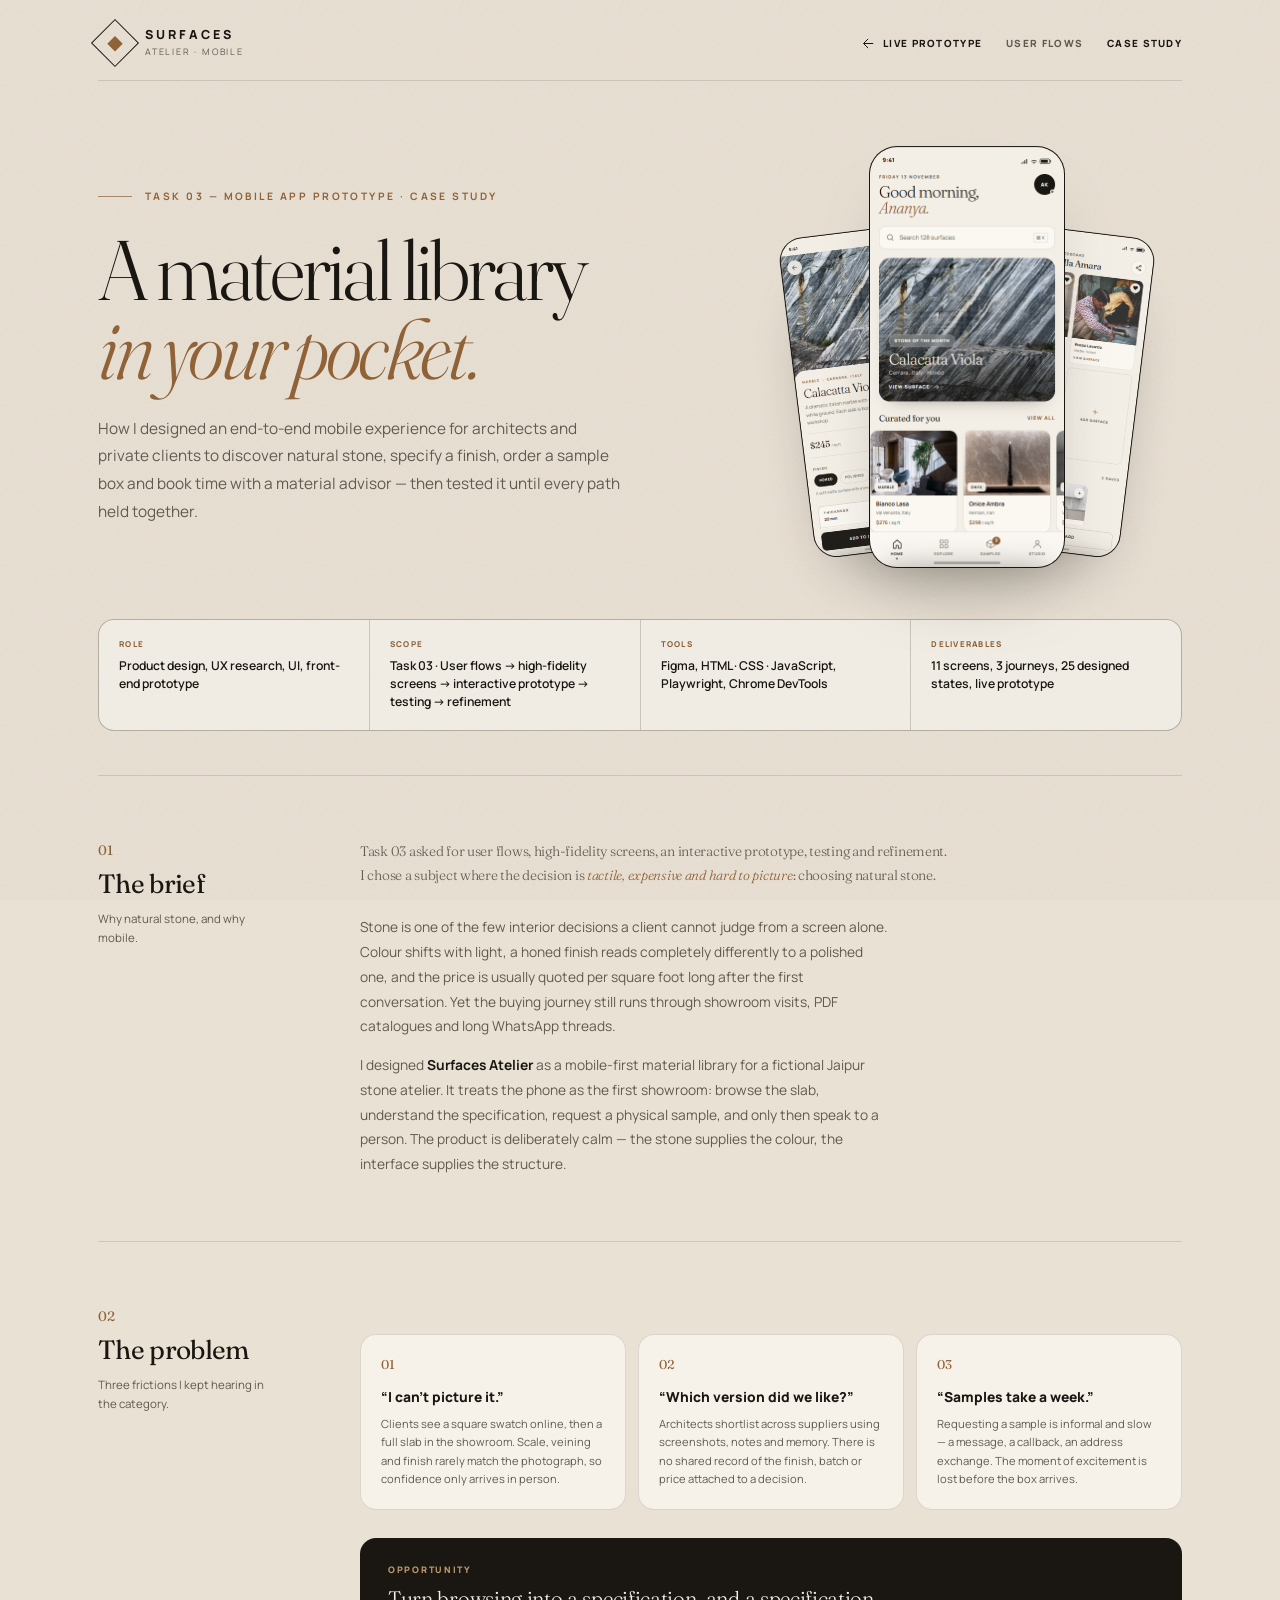
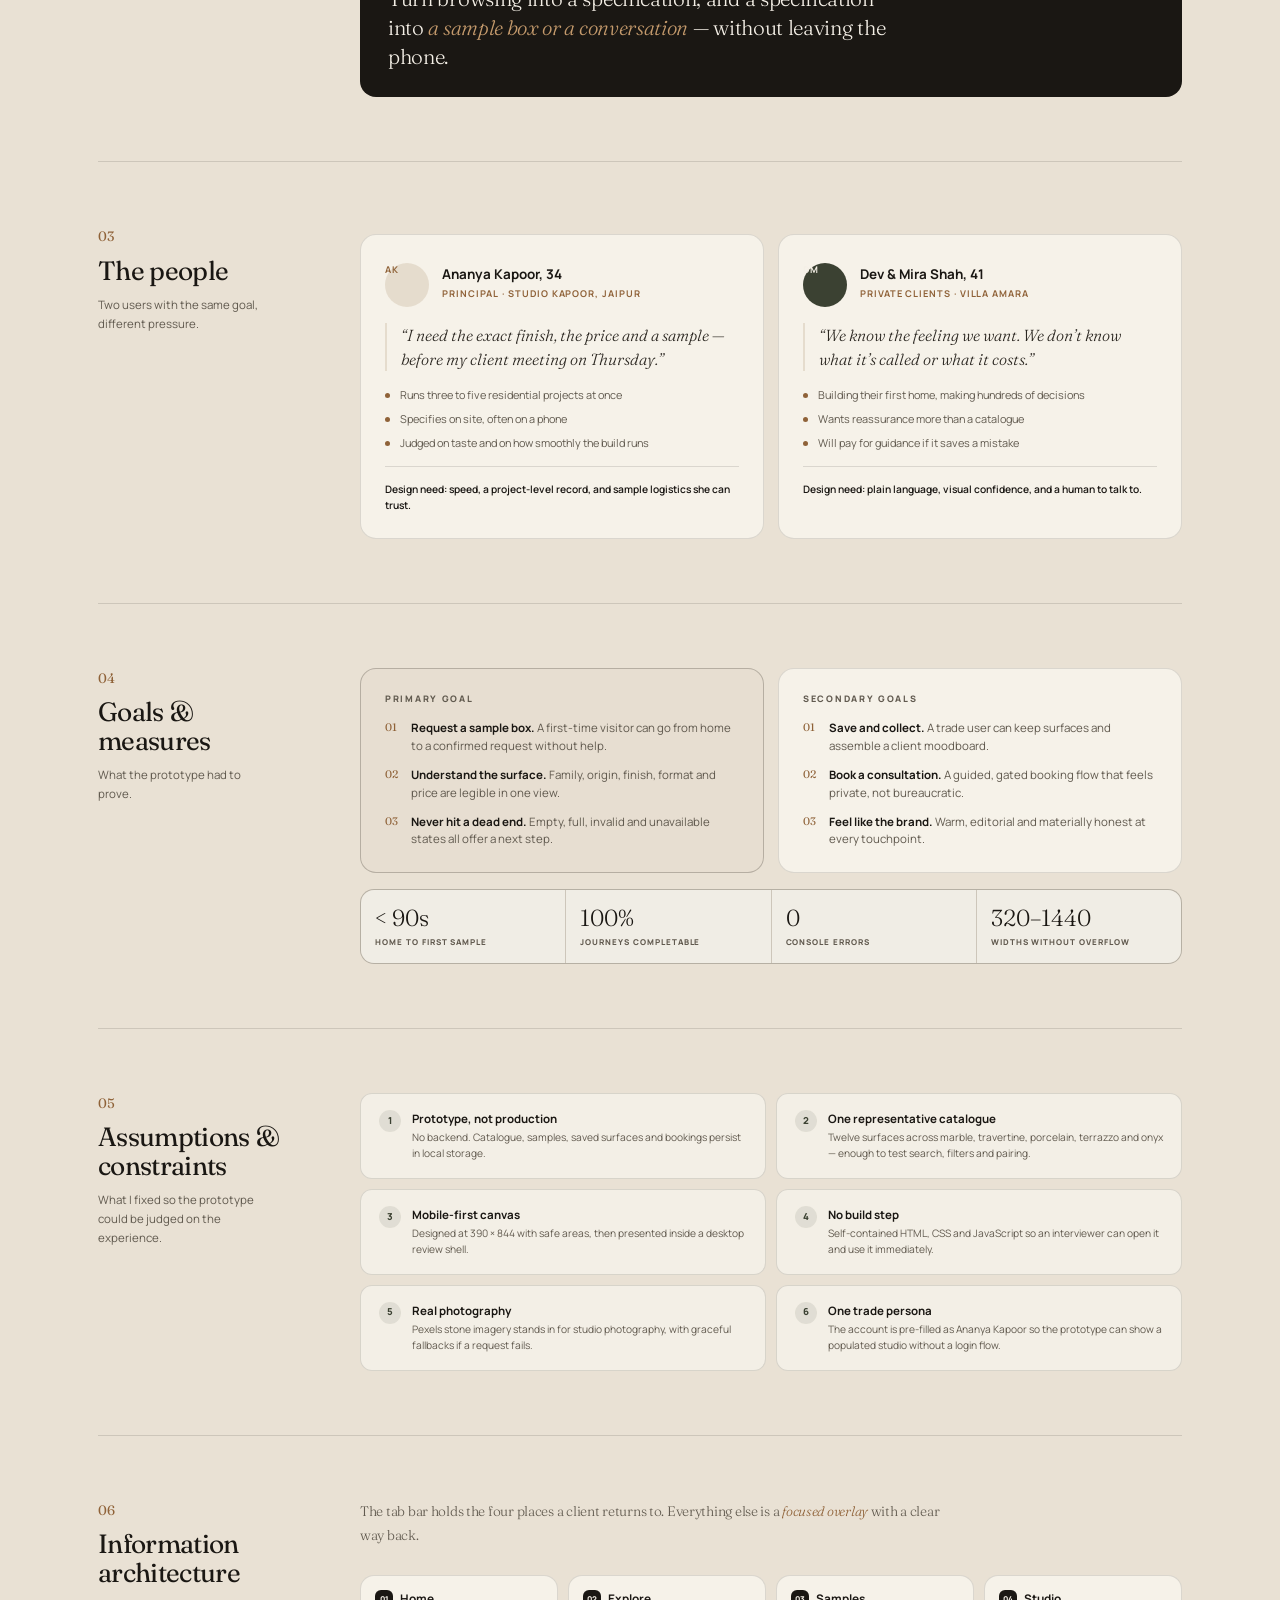
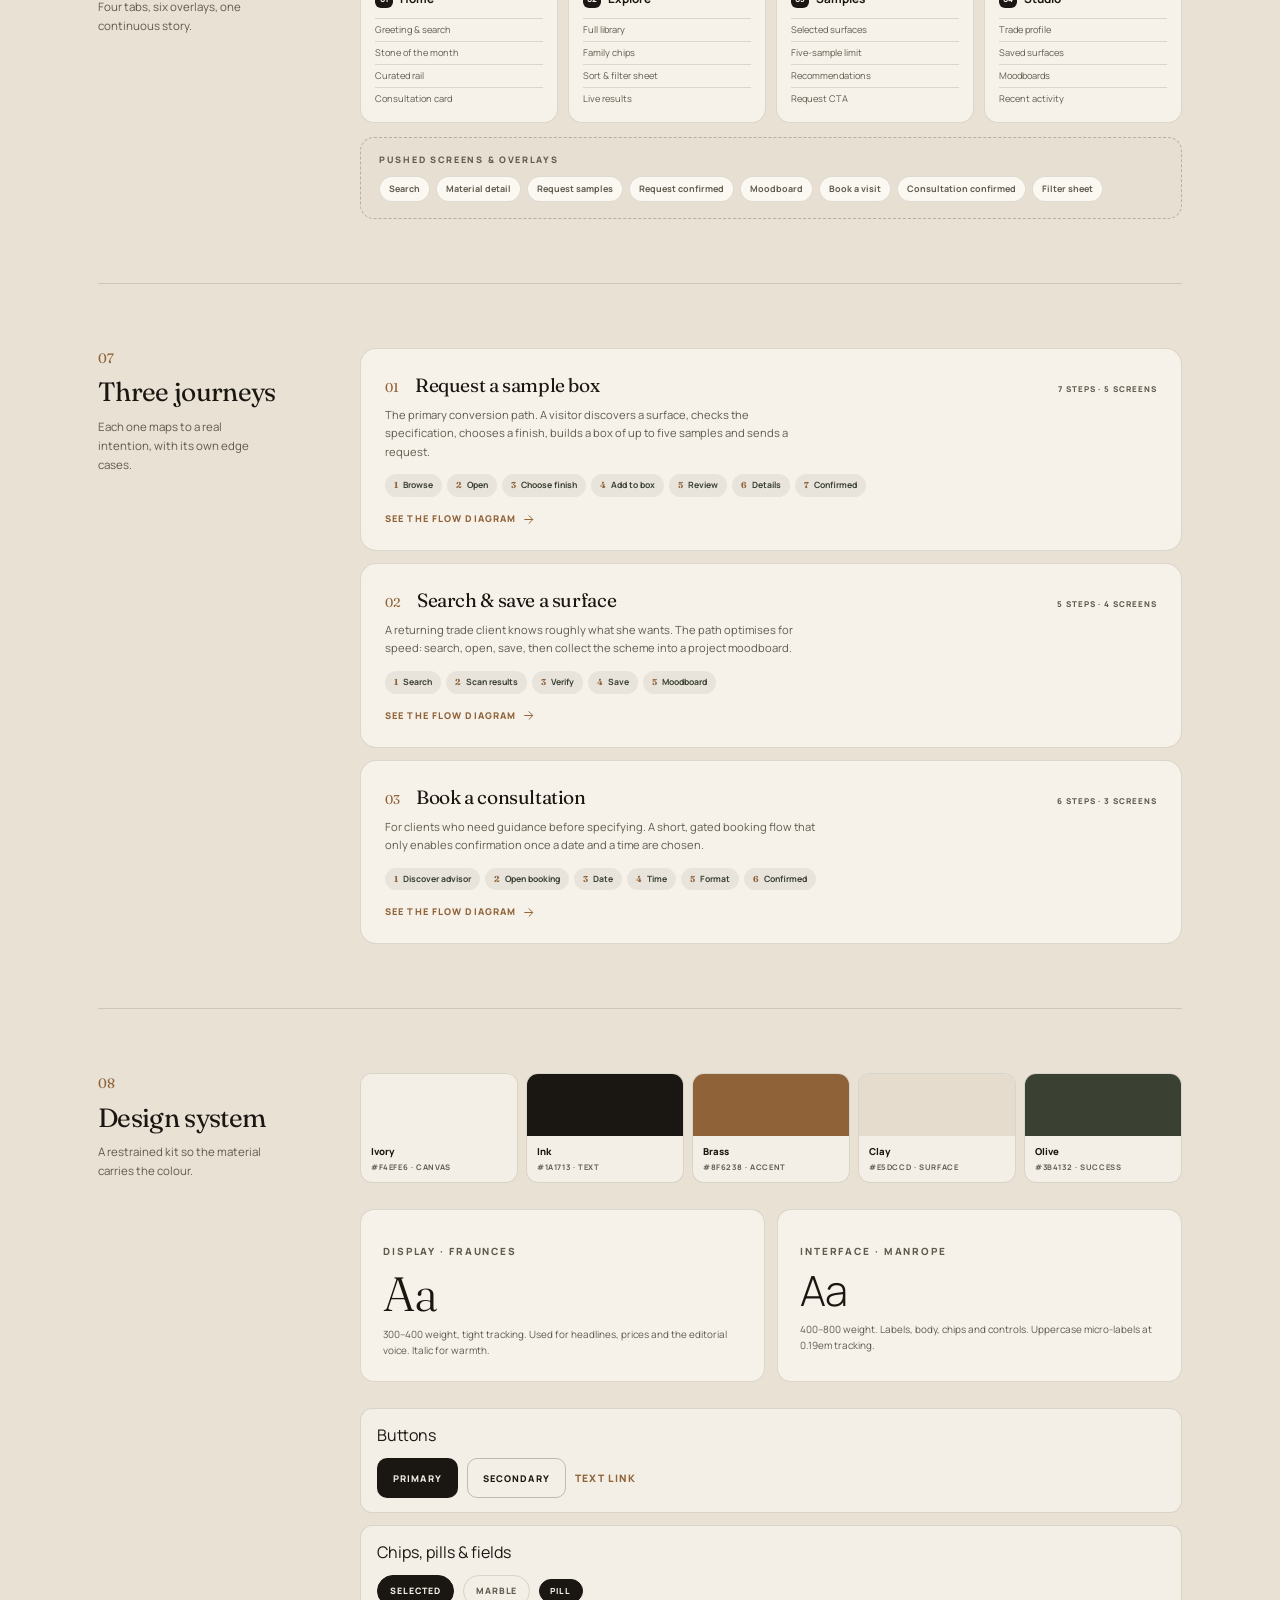
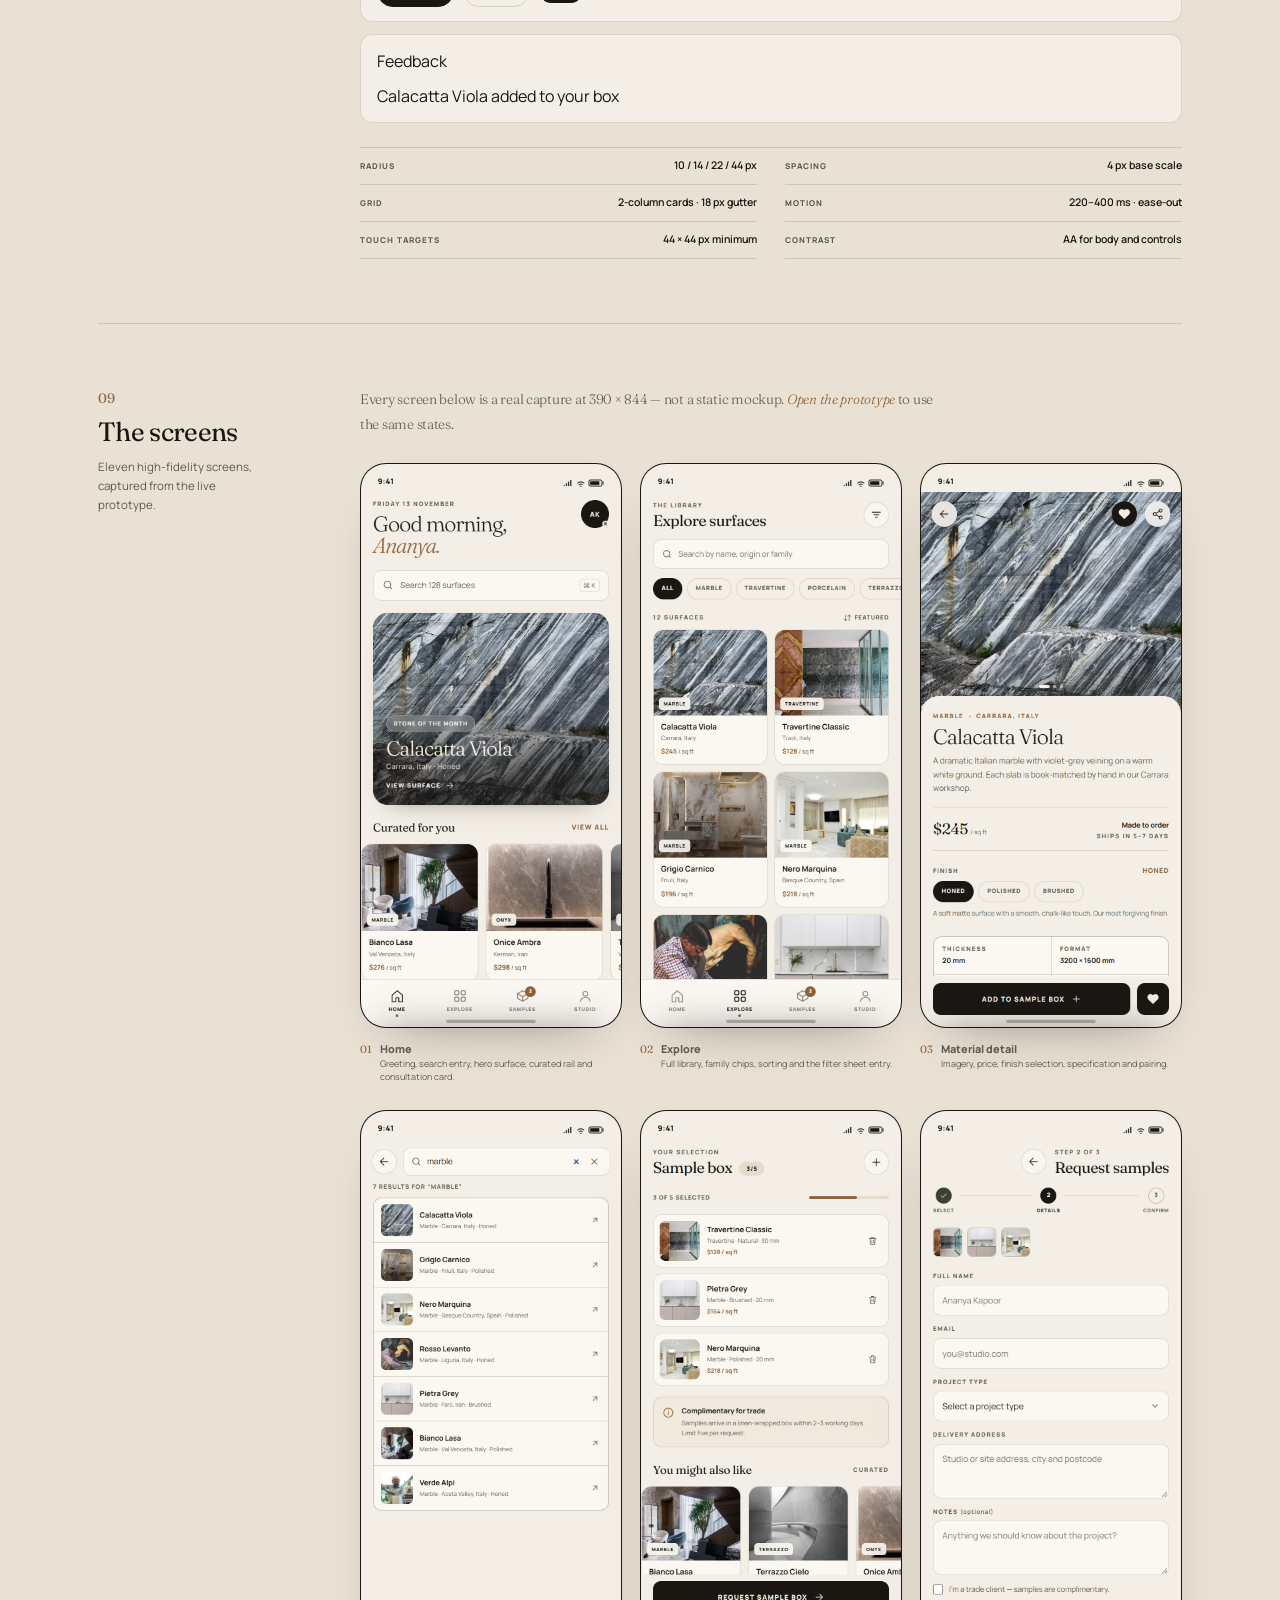
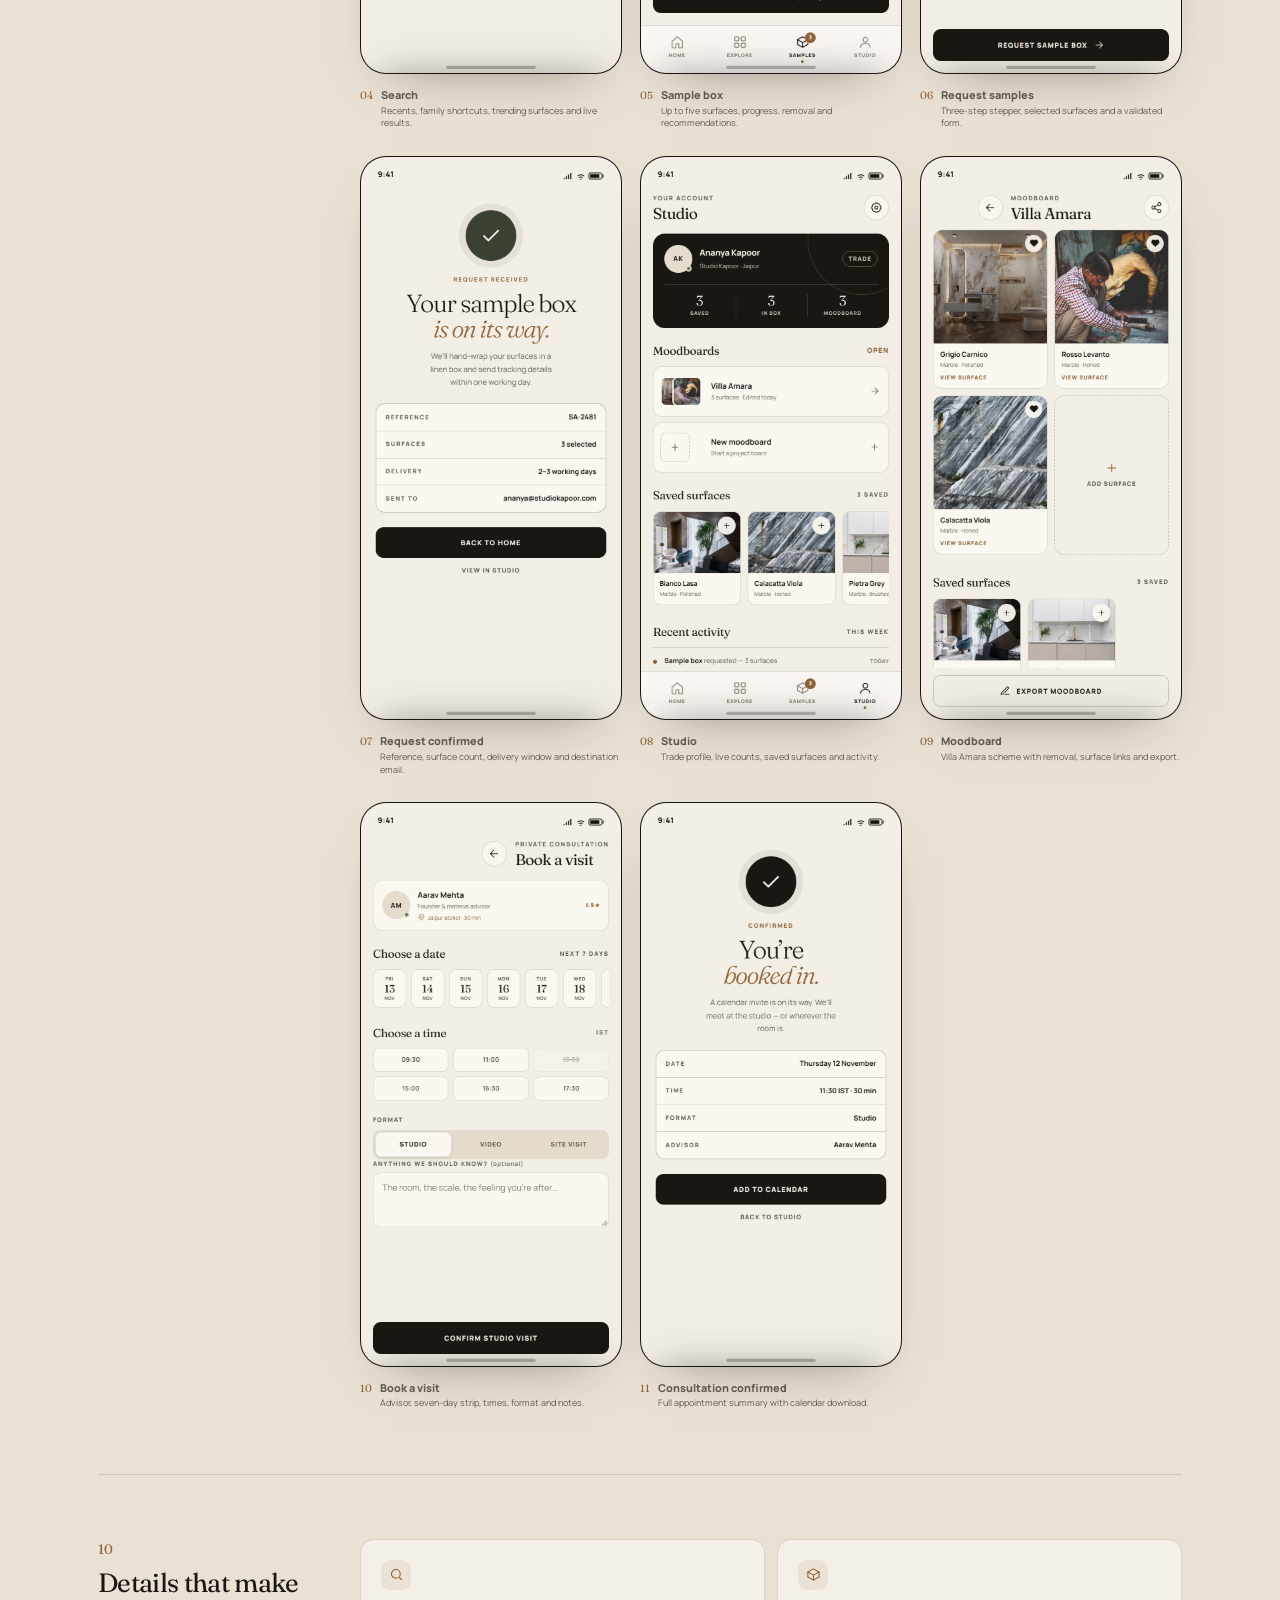
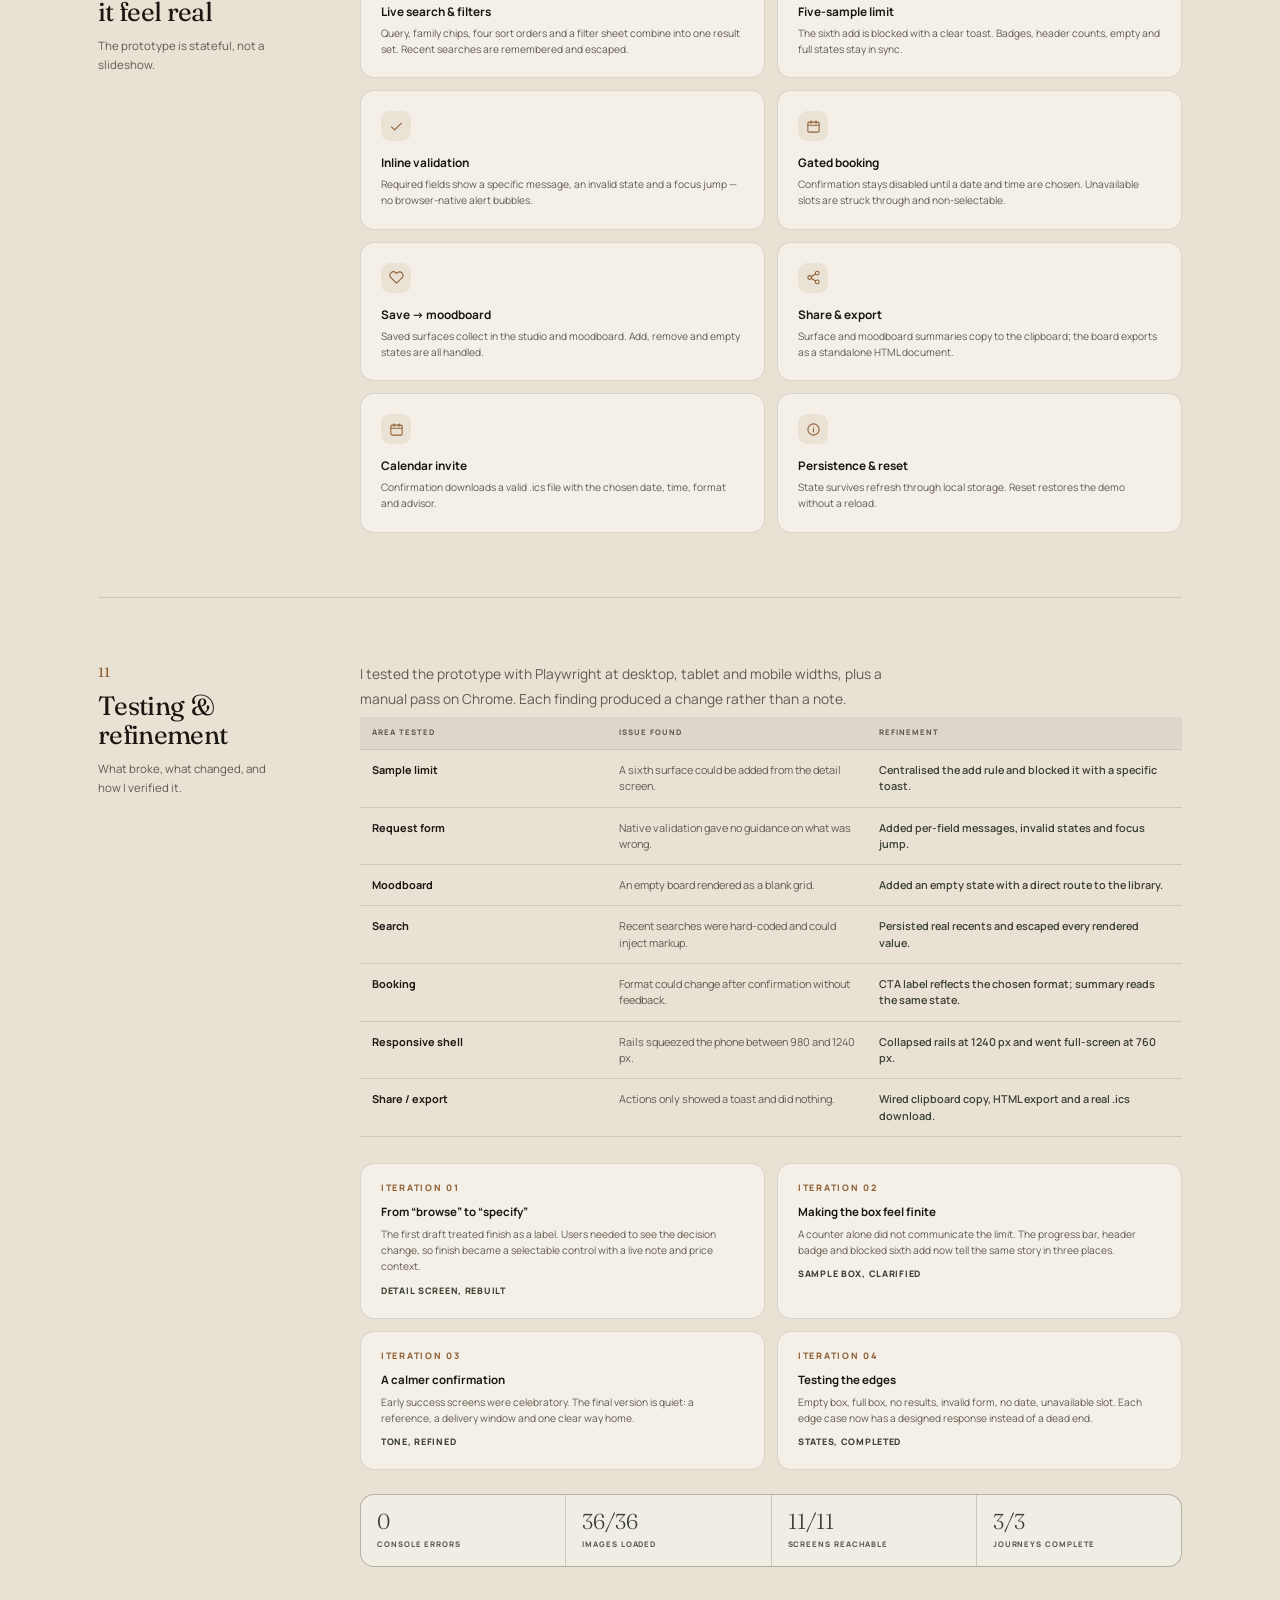
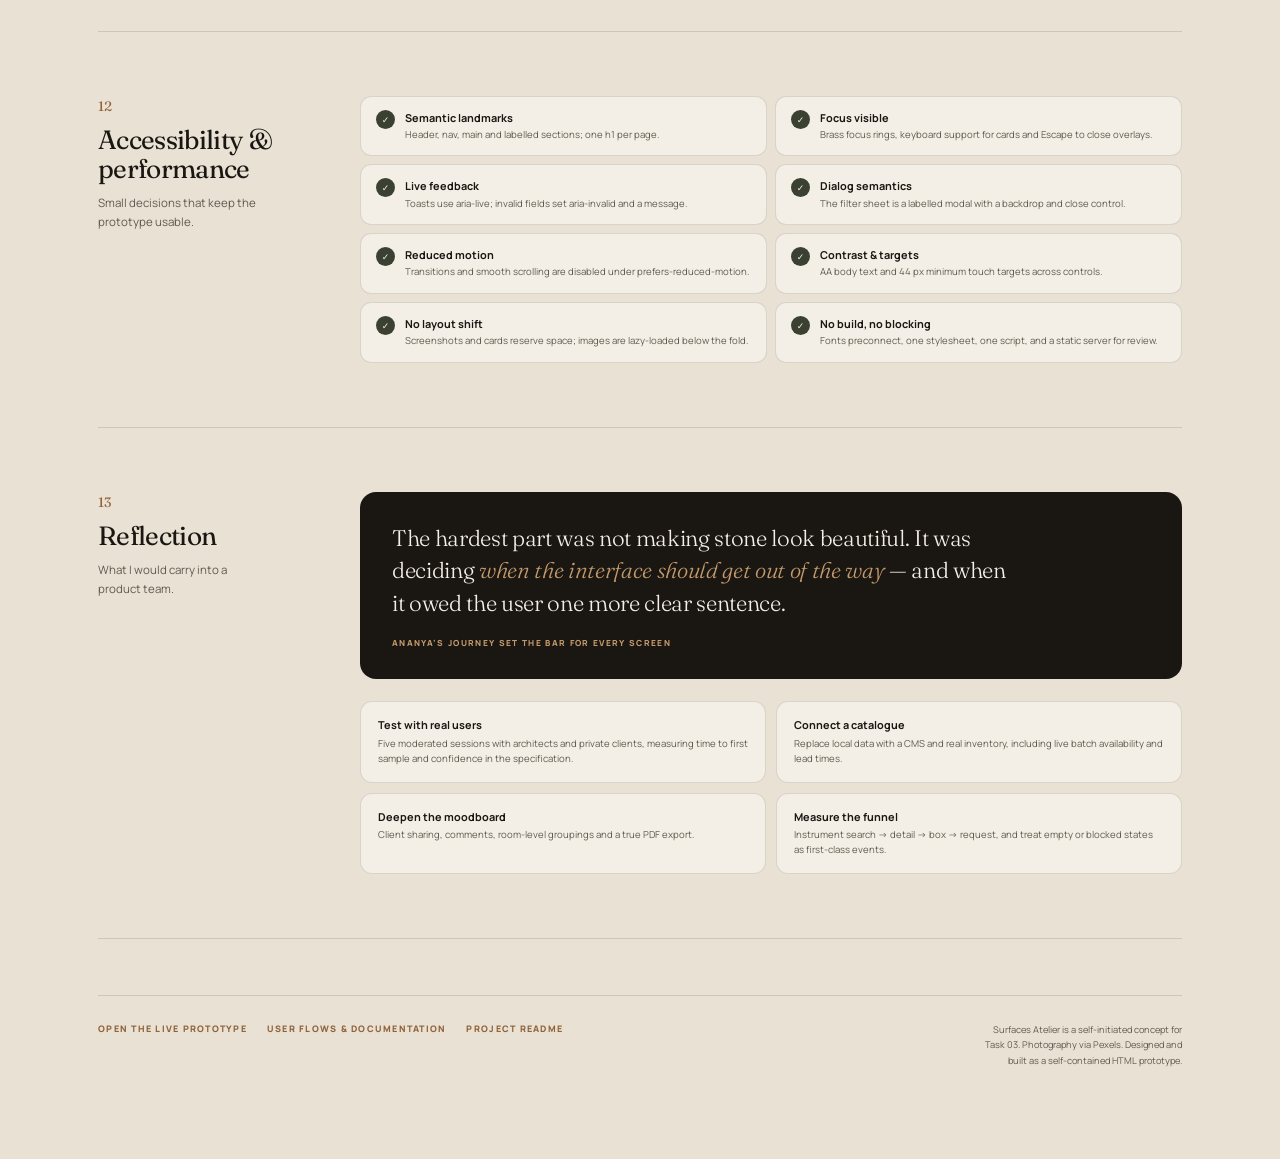
<file: case-study.html>
<!DOCTYPE html>
<html lang="en">
<head>
<meta charset="UTF-8" />
<meta name="viewport" content="width=device-width, initial-scale=1" />
<meta name="theme-color" content="#f4efe6" />
<meta name="description" content="Case study: designing Surfaces Atelier, a mobile material library for architects and private clients. Research, user flows, high-fidelity screens, interactive prototype and testing." />
<meta property="og:title" content="Surfaces Atelier — Mobile App Case Study" />
<meta property="og:description" content="An internship-ready product design case study: 11 high-fidelity screens, three journeys, and a tested interactive prototype." />
<meta property="og:type" content="article" />
<meta property="og:image" content="assets/screens/01-home.png" />
<meta name="twitter:card" content="summary_large_image" />
<title>Case study — Surfaces Atelier Mobile App</title>
<link rel="icon" href="data:image/svg+xml,%3Csvg xmlns='http://www.w3.org/2000/svg' viewBox='0 0 64 64'%3E%3Crect width='64' height='64' fill='%231a1713'/%3E%3Cpath d='M32 12 52 32 32 52 12 32z' fill='none' stroke='%23f4efe6' stroke-width='2'/%3E%3Cpath d='M32 24 40 32 32 40 24 32z' fill='%23c49a6c'/%3E%3C/svg%3E" />
<link rel="preconnect" href="https://fonts.googleapis.com" />
<link rel="preconnect" href="https://fonts.gstatic.com" crossorigin />
<link href="https://fonts.googleapis.com/css2?family=Fraunces:ital,opsz,wght@0,9..144,300..600;1,9..144,300..600&family=Manrope:wght@300..800&display=swap" rel="stylesheet" />
<link rel="stylesheet" href="styles.css" />
<link rel="stylesheet" href="case-study.css" />
</head>
<body>
<svg class="icon-sprite" xmlns="http://www.w3.org/2000/svg" aria-hidden="true">
  <symbol id="i-search" viewBox="0 0 24 24"><circle cx="11" cy="11" r="7"/><path d="m20 20-3.5-3.5"/></symbol>
  <symbol id="i-heart" viewBox="0 0 24 24"><path d="M20.8 4.6a5.5 5.5 0 0 0-7.8 0L12 5.7l-1.1-1.1a5.5 5.5 0 0 0-7.8 7.8l1.1 1.1L12 21l7.8-7.5 1.1-1.1a5.5 5.5 0 0 0-.1-7.8z"/></symbol>
  <symbol id="i-check" viewBox="0 0 24 24"><path d="M4 12.5l5 5L20 6.5"/></symbol>
  <symbol id="i-calendar" viewBox="0 0 24 24"><rect x="3" y="5" width="18" height="16" rx="2"/><path d="M8 3v4M16 3v4M3 10h18"/></symbol>
  <symbol id="i-box" viewBox="0 0 24 24"><path d="m21 8-9-5-9 5v8l9 5 9-5z"/><path d="m3 8 9 5 9-5M12 13v8"/></symbol>
  <symbol id="i-arrow-right" viewBox="0 0 24 24"><path d="M5 12h14M13 5l7 7-7 7"/></symbol>
  <symbol id="i-arrow-left" viewBox="0 0 24 24"><path d="M19 12H5M11 19l-7-7 7-7"/></symbol>
  <symbol id="i-arrow-up-right" viewBox="0 0 24 24"><path d="M7 17 17 7M8 7h9v9"/></symbol>
  <symbol id="i-share" viewBox="0 0 24 24"><circle cx="18" cy="5" r="3"/><circle cx="6" cy="12" r="3"/><circle cx="18" cy="19" r="3"/><path d="m8.6 10.5 6.8-4M8.6 13.5l6.8 4"/></symbol>
  <symbol id="i-info" viewBox="0 0 24 24"><circle cx="12" cy="12" r="9"/><path d="M12 11v5M12 8h.01"/></symbol>
  <symbol id="i-clock" viewBox="0 0 24 24"><circle cx="12" cy="12" r="9"/><path d="M12 7v5l3 2"/></symbol>
  <symbol id="i-pin" viewBox="0 0 24 24"><path d="M20 10c0 5-8 11-8 11S4 15 4 10a8 8 0 1 1 16 0z"/><circle cx="12" cy="10" r="2.5"/></symbol>
</svg>

<div class="page">
  <div class="cs-page">
    <header class="cs-head">
      <a class="brand" href="index.html" aria-label="Surfaces Atelier prototype home">
        <span class="brand-mark" aria-hidden="true"><span></span></span>
        <span class="brand-text"><b>SURFACES</b><span>Atelier · Mobile</span></span>
      </a>
      <nav class="cs-nav" aria-label="Case study links">
        <a class="back" href="index.html"><svg aria-hidden="true"><use href="#i-arrow-left" /></svg>Live prototype</a>
        <a href="user-flows.html">User flows</a>
        <a class="is-current" href="case-study.html" aria-current="page">Case study</a>
      </nav>
    </header>

    <!-- ================= HERO ================= -->
    <section class="cs-hero" aria-labelledby="cs-title">
      <div class="cs-hero-grid">
        <div class="cs-hero-copy">
          <p class="eyebrow"><span></span>Task 03 — Mobile app prototype · Case study</p>
          <h1 id="cs-title">A material library<br /><em>in your pocket.</em></h1>
          <p class="lede">How I designed an end-to-end mobile experience for architects and private clients to discover natural stone, specify a finish, order a sample box and book time with a material advisor — then tested it until every path held together.</p>
        </div>
        <div class="cs-hero-visual" aria-hidden="true">
          <figure class="cs-hero-phone cs-hero-phone--left"><img src="assets/screens/hero-detail.png" alt="" width="390" height="844" /></figure>
          <figure class="cs-hero-phone cs-hero-phone--center"><img src="assets/screens/hero-home.png" alt="" width="390" height="844" /></figure>
          <figure class="cs-hero-phone cs-hero-phone--right"><img src="assets/screens/hero-moodboard.png" alt="" width="390" height="844" /></figure>
        </div>
      </div>
      <dl class="cs-hero-meta" aria-label="Project summary">
        <div><dt>Role</dt><dd>Product design, UX research, UI, front-end prototype</dd></div>
        <div><dt>Scope</dt><dd>Task 03 · User flows → high-fidelity screens → interactive prototype → testing → refinement</dd></div>
        <div><dt>Tools</dt><dd>Figma, HTML · CSS · JavaScript, Playwright, Chrome DevTools</dd></div>
        <div><dt>Deliverables</dt><dd>11 screens, 3 journeys, 25 designed states, live prototype</dd></div>
      </dl>
    </section>

    <!-- ================= 01 BRIEF ================= -->
    <section class="cs-section" id="brief" aria-labelledby="brief-title">
      <div class="cs-section-head">
        <span class="cs-section-no">01</span>
        <h2 id="brief-title">The brief</h2>
        <p>Why natural stone, and why mobile.</p>
      </div>
      <div class="cs-body">
        <p class="cs-lead">Task 03 asked for user flows, high-fidelity screens, an interactive prototype, testing and refinement. I chose a subject where the decision is <em>tactile, expensive and hard to picture</em>: choosing natural stone.</p>
        <p>Stone is one of the few interior decisions a client cannot judge from a screen alone. Colour shifts with light, a honed finish reads completely differently to a polished one, and the price is usually quoted per square foot long after the first conversation. Yet the buying journey still runs through showroom visits, PDF catalogues and long WhatsApp threads.</p>
        <p>I designed <strong>Surfaces Atelier</strong> as a mobile-first material library for a fictional Jaipur stone atelier. It treats the phone as the first showroom: browse the slab, understand the specification, request a physical sample, and only then speak to a person. The product is deliberately calm — the stone supplies the colour, the interface supplies the structure.</p>
      </div>
    </section>

    <!-- ================= 02 PROBLEM ================= -->
    <section class="cs-section" id="problem" aria-labelledby="problem-title">
      <div class="cs-section-head">
        <span class="cs-section-no">02</span>
        <h2 id="problem-title">The problem</h2>
        <p>Three frictions I kept hearing in the category.</p>
      </div>
      <div class="cs-body">
        <div class="cs-cards">
          <article class="cs-card">
            <span class="cs-card-no">01</span>
            <h3>“I can’t picture it.”</h3>
            <p>Clients see a square swatch online, then a full slab in the showroom. Scale, veining and finish rarely match the photograph, so confidence only arrives in person.</p>
          </article>
          <article class="cs-card">
            <span class="cs-card-no">02</span>
            <h3>“Which version did we like?”</h3>
            <p>Architects shortlist across suppliers using screenshots, notes and memory. There is no shared record of the finish, batch or price attached to a decision.</p>
          </article>
          <article class="cs-card">
            <span class="cs-card-no">03</span>
            <h3>“Samples take a week.”</h3>
            <p>Requesting a sample is informal and slow — a message, a callback, an address exchange. The moment of excitement is lost before the box arrives.</p>
          </article>
        </div>
        <div class="cs-callout">
          <span class="micro">Opportunity</span>
          <p>Turn browsing into a specification, and a specification into <em>a sample box or a conversation</em> — without leaving the phone.</p>
        </div>
      </div>
    </section>

    <!-- ================= 03 PEOPLE ================= -->
    <section class="cs-section" id="people" aria-labelledby="people-title">
      <div class="cs-section-head">
        <span class="cs-section-no">03</span>
        <h2 id="people-title">The people</h2>
        <p>Two users with the same goal, different pressure.</p>
      </div>
      <div class="cs-body">
        <div class="cs-personas">
          <article class="cs-persona">
            <div class="cs-persona-top">
              <span class="cs-persona-avatar" aria-hidden="true">AK</span>
              <div><b>Ananya Kapoor, 34</b><span>Principal · Studio Kapoor, Jaipur</span></div>
            </div>
            <blockquote>“I need the exact finish, the price and a sample — before my client meeting on Thursday.”</blockquote>
            <ul>
              <li>Runs three to five residential projects at once</li>
              <li>Specifies on site, often on a phone</li>
              <li>Judged on taste and on how smoothly the build runs</li>
            </ul>
            <p class="cs-persona-need">Design need: speed, a project-level record, and sample logistics she can trust.</p>
          </article>
          <article class="cs-persona">
            <div class="cs-persona-top">
              <span class="cs-persona-avatar" aria-hidden="true">DM</span>
              <div><b>Dev &amp; Mira Shah, 41</b><span>Private clients · Villa Amara</span></div>
            </div>
            <blockquote>“We know the feeling we want. We don’t know what it’s called or what it costs.”</blockquote>
            <ul>
              <li>Building their first home, making hundreds of decisions</li>
              <li>Wants reassurance more than a catalogue</li>
              <li>Will pay for guidance if it saves a mistake</li>
            </ul>
            <p class="cs-persona-need">Design need: plain language, visual confidence, and a human to talk to.</p>
          </article>
        </div>
      </div>
    </section>

    <!-- ================= 04 GOALS ================= -->
    <section class="cs-section" id="goals" aria-labelledby="goals-title">
      <div class="cs-section-head">
        <span class="cs-section-no">04</span>
        <h2 id="goals-title">Goals &amp; measures</h2>
        <p>What the prototype had to prove.</p>
      </div>
      <div class="cs-body">
        <div class="cs-goals">
          <article class="cs-goal cs-goal--primary">
            <span class="micro">Primary goal</span>
            <ol>
              <li><b>Request a sample box.</b> A first-time visitor can go from home to a confirmed request without help.</li>
              <li><b>Understand the surface.</b> Family, origin, finish, format and price are legible in one view.</li>
              <li><b>Never hit a dead end.</b> Empty, full, invalid and unavailable states all offer a next step.</li>
            </ol>
          </article>
          <article class="cs-goal">
            <span class="micro">Secondary goals</span>
            <ol>
              <li><b>Save and collect.</b> A trade user can keep surfaces and assemble a client moodboard.</li>
              <li><b>Book a consultation.</b> A guided, gated booking flow that feels private, not bureaucratic.</li>
              <li><b>Feel like the brand.</b> Warm, editorial and materially honest at every touchpoint.</li>
            </ol>
          </article>
        </div>
        <div class="cs-metrics" aria-label="Success measures">
          <div><strong>&lt; 90s</strong><span>Home to first sample</span></div>
          <div><strong>100%</strong><span>Journeys completable</span></div>
          <div><strong>0</strong><span>Console errors</span></div>
          <div><strong>320–1440</strong><span>Widths without overflow</span></div>
        </div>
      </div>
    </section>

    <!-- ================= 05 ASSUMPTIONS ================= -->
    <section class="cs-section" id="assumptions" aria-labelledby="assumptions-title">
      <div class="cs-section-head">
        <span class="cs-section-no">05</span>
        <h2 id="assumptions-title">Assumptions &amp; constraints</h2>
        <p>What I fixed so the prototype could be judged on the experience.</p>
      </div>
      <div class="cs-body">
        <div class="cs-assumptions">
          <div class="cs-assumption"><span class="cs-dot">1</span><div><b>Prototype, not production</b><p>No backend. Catalogue, samples, saved surfaces and bookings persist in local storage.</p></div></div>
          <div class="cs-assumption"><span class="cs-dot">2</span><div><b>One representative catalogue</b><p>Twelve surfaces across marble, travertine, porcelain, terrazzo and onyx — enough to test search, filters and pairing.</p></div></div>
          <div class="cs-assumption"><span class="cs-dot">3</span><div><b>Mobile-first canvas</b><p>Designed at 390 × 844 with safe areas, then presented inside a desktop review shell.</p></div></div>
          <div class="cs-assumption"><span class="cs-dot">4</span><div><b>No build step</b><p>Self-contained HTML, CSS and JavaScript so an interviewer can open it and use it immediately.</p></div></div>
          <div class="cs-assumption"><span class="cs-dot">5</span><div><b>Real photography</b><p>Pexels stone imagery stands in for studio photography, with graceful fallbacks if a request fails.</p></div></div>
          <div class="cs-assumption"><span class="cs-dot">6</span><div><b>One trade persona</b><p>The account is pre-filled as Ananya Kapoor so the prototype can show a populated studio without a login flow.</p></div></div>
        </div>
      </div>
    </section>

    <!-- ================= 06 IA ================= -->
    <section class="cs-section" id="architecture" aria-labelledby="architecture-title">
      <div class="cs-section-head">
        <span class="cs-section-no">06</span>
        <h2 id="architecture-title">Information architecture</h2>
        <p>Four tabs, six overlays, one continuous story.</p>
      </div>
      <div class="cs-body">
        <p class="cs-lead">The tab bar holds the four places a client returns to. Everything else is a <em>focused overlay</em> with a clear way back.</p>
        <div class="cs-ia">
          <div class="cs-ia-tabs">
            <div class="cs-ia-tab"><b><i>01</i>Home</b><span>Greeting &amp; search</span><span>Stone of the month</span><span>Curated rail</span><span>Consultation card</span></div>
            <div class="cs-ia-tab"><b><i>02</i>Explore</b><span>Full library</span><span>Family chips</span><span>Sort &amp; filter sheet</span><span>Live results</span></div>
            <div class="cs-ia-tab"><b><i>03</i>Samples</b><span>Selected surfaces</span><span>Five-sample limit</span><span>Recommendations</span><span>Request CTA</span></div>
            <div class="cs-ia-tab"><b><i>04</i>Studio</b><span>Trade profile</span><span>Saved surfaces</span><span>Moodboards</span><span>Recent activity</span></div>
          </div>
          <div class="cs-ia-overlays">
            <span class="micro">Pushed screens &amp; overlays</span>
            <div class="cs-ia-chips">
              <span>Search</span><span>Material detail</span><span>Request samples</span><span>Request confirmed</span><span>Moodboard</span><span>Book a visit</span><span>Consultation confirmed</span><span>Filter sheet</span>
            </div>
          </div>
        </div>
      </div>
    </section>

    <!-- ================= 07 JOURNEYS ================= -->
    <section class="cs-section" id="journeys" aria-labelledby="journeys-title">
      <div class="cs-section-head">
        <span class="cs-section-no">07</span>
        <h2 id="journeys-title">Three journeys</h2>
        <p>Each one maps to a real intention, with its own edge cases.</p>
      </div>
      <div class="cs-body">
        <div class="cs-journeys">
          <article class="cs-journey">
            <div class="cs-journey-top">
              <span class="cs-journey-no">01</span>
              <h3>Request a sample box</h3>
              <span class="cs-journey-tag">7 steps · 5 screens</span>
            </div>
            <p>The primary conversion path. A visitor discovers a surface, checks the specification, chooses a finish, builds a box of up to five samples and sends a request.</p>
            <div class="cs-journey-steps">
              <span><i>1</i>Browse</span><span><i>2</i>Open</span><span><i>3</i>Choose finish</span><span><i>4</i>Add to box</span><span><i>5</i>Review</span><span><i>6</i>Details</span><span><i>7</i>Confirmed</span>
            </div>
            <a class="cs-journey-link" href="user-flows.html#flow-samples">See the flow diagram <svg aria-hidden="true"><use href="#i-arrow-right" /></svg></a>
          </article>
          <article class="cs-journey">
            <div class="cs-journey-top">
              <span class="cs-journey-no">02</span>
              <h3>Search &amp; save a surface</h3>
              <span class="cs-journey-tag">5 steps · 4 screens</span>
            </div>
            <p>A returning trade client knows roughly what she wants. The path optimises for speed: search, open, save, then collect the scheme into a project moodboard.</p>
            <div class="cs-journey-steps">
              <span><i>1</i>Search</span><span><i>2</i>Scan results</span><span><i>3</i>Verify</span><span><i>4</i>Save</span><span><i>5</i>Moodboard</span>
            </div>
            <a class="cs-journey-link" href="user-flows.html#flow-search">See the flow diagram <svg aria-hidden="true"><use href="#i-arrow-right" /></svg></a>
          </article>
          <article class="cs-journey">
            <div class="cs-journey-top">
              <span class="cs-journey-no">03</span>
              <h3>Book a consultation</h3>
              <span class="cs-journey-tag">6 steps · 3 screens</span>
            </div>
            <p>For clients who need guidance before specifying. A short, gated booking flow that only enables confirmation once a date and a time are chosen.</p>
            <div class="cs-journey-steps">
              <span><i>1</i>Discover advisor</span><span><i>2</i>Open booking</span><span><i>3</i>Date</span><span><i>4</i>Time</span><span><i>5</i>Format</span><span><i>6</i>Confirmed</span>
            </div>
            <a class="cs-journey-link" href="user-flows.html#flow-consult">See the flow diagram <svg aria-hidden="true"><use href="#i-arrow-right" /></svg></a>
          </article>
        </div>
      </div>
    </section>

    <!-- ================= 08 DESIGN SYSTEM ================= -->
    <section class="cs-section" id="design-system" aria-labelledby="system-title">
      <div class="cs-section-head">
        <span class="cs-section-no">08</span>
        <h2 id="system-title">Design system</h2>
        <p>A restrained kit so the material carries the colour.</p>
      </div>
      <div class="cs-body">
        <div class="cs-swatches" aria-label="Colour palette">
          <div class="cs-swatch"><i style="--c:#f4efe6"></i><div><b>Ivory</b><span>#F4EFE6 · canvas</span></div></div>
          <div class="cs-swatch"><i style="--c:#1a1713"></i><div><b>Ink</b><span>#1A1713 · text</span></div></div>
          <div class="cs-swatch"><i style="--c:#8f6238"></i><div><b>Brass</b><span>#8F6238 · accent</span></div></div>
          <div class="cs-swatch"><i style="--c:#e5dccd"></i><div><b>Clay</b><span>#E5DCCD · surface</span></div></div>
          <div class="cs-swatch"><i style="--c:#3b4132"></i><div><b>Olive</b><span>#3B4132 · success</span></div></div>
        </div>

        <div class="cs-type">
          <div class="cs-type-card">
            <span class="micro">Display · Fraunces</span>
            <b>Aa</b>
            <span>300–400 weight, tight tracking. Used for headlines, prices and the editorial voice. Italic for warmth.</span>
          </div>
          <div class="cs-type-card cs-type-sans">
            <span class="micro">Interface · Manrope</span>
            <b>Aa</b>
            <span>400–800 weight. Labels, body, chips and controls. Uppercase micro-labels at 0.19em tracking.</span>
          </div>
        </div>

        <div class="cs-components">
          <div class="cs-component-row"><span class="demo-label">Buttons</span>
            <span class="btn btn--solid btn--sm">Primary</span>
            <span class="btn btn--ghost btn--sm">Secondary</span>
            <span class="text-link">Text link</span>
          </div>
          <div class="cs-component-row"><span class="demo-label">Chips, pills &amp; fields</span>
            <span class="chip is-active">Selected</span>
            <span class="chip">Marble</span>
            <span class="pill pill--glass" style="background:var(--ink);border-color:var(--ink)">Pill</span>
          </div>
          <div class="cs-component-row"><span class="demo-label">Feedback</span>
            <span class="demo-toast">Calacatta Viola added to your box</span>
          </div>
        </div>

        <dl class="cs-token-list">
          <div><dt>Radius</dt><dd>10 / 14 / 22 / 44 px</dd></div>
          <div><dt>Spacing</dt><dd>4 px base scale</dd></div>
          <div><dt>Grid</dt><dd>2-column cards · 18 px gutter</dd></div>
          <div><dt>Motion</dt><dd>220–400 ms · ease-out</dd></div>
          <div><dt>Touch targets</dt><dd>44 × 44 px minimum</dd></div>
          <div><dt>Contrast</dt><dd>AA for body and controls</dd></div>
        </dl>
      </div>
    </section>

    <!-- ================= 09 SCREENS ================= -->
    <section class="cs-section" id="screens" aria-labelledby="screens-title">
      <div class="cs-section-head">
        <span class="cs-section-no">09</span>
        <h2 id="screens-title">The screens</h2>
        <p>Eleven high-fidelity screens, captured from the live prototype.</p>
      </div>
      <div class="cs-body">
        <p class="cs-lead">Every screen below is a real capture at 390 × 844 — not a static mockup. <em>Open the prototype</em> to use the same states.</p>
        <div class="cs-gallery">
          <figure class="cs-shot">
            <div class="cs-shot-frame"><img src="assets/screens/01-home.png" alt="Home screen with greeting, search, stone of the month and curated surfaces" width="780" height="1688" loading="lazy" /></div>
            <figcaption><i>01</i><span class="cs-shot-text"><b>Home</b><span>Greeting, search entry, hero surface, curated rail and consultation card.</span></span></figcaption>
          </figure>
          <figure class="cs-shot">
            <div class="cs-shot-frame"><img src="assets/screens/02-explore.png" alt="Explore screen with search, family chips and a grid of stone surfaces" width="780" height="1688" loading="lazy" /></div>
            <figcaption><i>02</i><span class="cs-shot-text"><b>Explore</b><span>Full library, family chips, sorting and the filter sheet entry.</span></span></figcaption>
          </figure>
          <figure class="cs-shot">
            <div class="cs-shot-frame"><img src="assets/screens/03-material-detail.png" alt="Material detail screen for Calacatta Viola with specification and finish chips" width="780" height="1688" loading="lazy" /></div>
            <figcaption><i>03</i><span class="cs-shot-text"><b>Material detail</b><span>Imagery, price, finish selection, specification and pairing.</span></span></figcaption>
          </figure>
          <figure class="cs-shot">
            <div class="cs-shot-frame"><img src="assets/screens/04-search.png" alt="Search screen showing marble results with family and origin" width="780" height="1688" loading="lazy" /></div>
            <figcaption><i>04</i><span class="cs-shot-text"><b>Search</b><span>Recents, family shortcuts, trending surfaces and live results.</span></span></figcaption>
          </figure>
          <figure class="cs-shot">
            <div class="cs-shot-frame"><img src="assets/screens/05-sample-box.png" alt="Sample box screen with three selected surfaces and progress" width="780" height="1688" loading="lazy" /></div>
            <figcaption><i>05</i><span class="cs-shot-text"><b>Sample box</b><span>Up to five surfaces, progress, removal and recommendations.</span></span></figcaption>
          </figure>
          <figure class="cs-shot">
            <div class="cs-shot-frame"><img src="assets/screens/06-request-samples.png" alt="Request samples form with stepper and delivery details" width="780" height="1688" loading="lazy" /></div>
            <figcaption><i>06</i><span class="cs-shot-text"><b>Request samples</b><span>Three-step stepper, selected surfaces and a validated form.</span></span></figcaption>
          </figure>
          <figure class="cs-shot">
            <div class="cs-shot-frame"><img src="assets/screens/07-request-confirmed.png" alt="Request confirmed screen with reference and delivery details" width="780" height="1688" loading="lazy" /></div>
            <figcaption><i>07</i><span class="cs-shot-text"><b>Request confirmed</b><span>Reference, surface count, delivery window and destination email.</span></span></figcaption>
          </figure>
          <figure class="cs-shot">
            <div class="cs-shot-frame"><img src="assets/screens/08-studio.png" alt="Studio screen with trade profile, saved surfaces and activity" width="780" height="1688" loading="lazy" /></div>
            <figcaption><i>08</i><span class="cs-shot-text"><b>Studio</b><span>Trade profile, live counts, saved surfaces and activity.</span></span></figcaption>
          </figure>
          <figure class="cs-shot">
            <div class="cs-shot-frame"><img src="assets/screens/09-moodboard.png" alt="Moodboard for Villa Amara with three stone surfaces" width="780" height="1688" loading="lazy" /></div>
            <figcaption><i>09</i><span class="cs-shot-text"><b>Moodboard</b><span>Villa Amara scheme with removal, surface links and export.</span></span></figcaption>
          </figure>
          <figure class="cs-shot">
            <div class="cs-shot-frame"><img src="assets/screens/10-book-consultation.png" alt="Book a visit screen with advisor, date strip, times and format" width="780" height="1688" loading="lazy" /></div>
            <figcaption><i>10</i><span class="cs-shot-text"><b>Book a visit</b><span>Advisor, seven-day strip, times, format and notes.</span></span></figcaption>
          </figure>
          <figure class="cs-shot">
            <div class="cs-shot-frame"><img src="assets/screens/11-consultation-confirmed.png" alt="Consultation confirmed screen with appointment summary and calendar action" width="780" height="1688" loading="lazy" /></div>
            <figcaption><i>11</i><span class="cs-shot-text"><b>Consultation confirmed</b><span>Full appointment summary with calendar download.</span></span></figcaption>
          </figure>
        </div>
      </div>
    </section>

    <!-- ================= 10 INTERACTIONS ================= -->
    <section class="cs-section" id="interactions" aria-labelledby="interactions-title">
      <div class="cs-section-head">
        <span class="cs-section-no">10</span>
        <h2 id="interactions-title">Details that make it feel real</h2>
        <p>The prototype is stateful, not a slideshow.</p>
      </div>
      <div class="cs-body">
        <div class="cs-details">
          <div class="cs-detail"><span class="cs-detail-icon"><svg aria-hidden="true"><use href="#i-search" /></svg></span><b>Live search &amp; filters</b><p>Query, family chips, four sort orders and a filter sheet combine into one result set. Recent searches are remembered and escaped.</p></div>
          <div class="cs-detail"><span class="cs-detail-icon"><svg aria-hidden="true"><use href="#i-box" /></svg></span><b>Five-sample limit</b><p>The sixth add is blocked with a clear toast. Badges, header counts, empty and full states stay in sync.</p></div>
          <div class="cs-detail"><span class="cs-detail-icon"><svg aria-hidden="true"><use href="#i-check" /></svg></span><b>Inline validation</b><p>Required fields show a specific message, an invalid state and a focus jump — no browser-native alert bubbles.</p></div>
          <div class="cs-detail"><span class="cs-detail-icon"><svg aria-hidden="true"><use href="#i-calendar" /></svg></span><b>Gated booking</b><p>Confirmation stays disabled until a date and time are chosen. Unavailable slots are struck through and non-selectable.</p></div>
          <div class="cs-detail"><span class="cs-detail-icon"><svg aria-hidden="true"><use href="#i-heart" /></svg></span><b>Save → moodboard</b><p>Saved surfaces collect in the studio and moodboard. Add, remove and empty states are all handled.</p></div>
          <div class="cs-detail"><span class="cs-detail-icon"><svg aria-hidden="true"><use href="#i-share" /></svg></span><b>Share &amp; export</b><p>Surface and moodboard summaries copy to the clipboard; the board exports as a standalone HTML document.</p></div>
          <div class="cs-detail"><span class="cs-detail-icon"><svg aria-hidden="true"><use href="#i-calendar" /></svg></span><b>Calendar invite</b><p>Confirmation downloads a valid .ics file with the chosen date, time, format and advisor.</p></div>
          <div class="cs-detail"><span class="cs-detail-icon"><svg aria-hidden="true"><use href="#i-info" /></svg></span><b>Persistence &amp; reset</b><p>State survives refresh through local storage. Reset restores the demo without a reload.</p></div>
        </div>
      </div>
    </section>

    <!-- ================= 11 TESTING ================= -->
    <section class="cs-section" id="testing" aria-labelledby="testing-title">
      <div class="cs-section-head">
        <span class="cs-section-no">11</span>
        <h2 id="testing-title">Testing &amp; refinement</h2>
        <p>What broke, what changed, and how I verified it.</p>
      </div>
      <div class="cs-body">
        <p>I tested the prototype with Playwright at desktop, tablet and mobile widths, plus a manual pass on Chrome. Each finding produced a change rather than a note.</p>
        <table class="cs-test-table">
          <thead><tr><th>Area tested</th><th>Issue found</th><th>Refinement</th></tr></thead>
          <tbody>
            <tr><td>Sample limit</td><td>A sixth surface could be added from the detail screen.</td><td>Centralised the add rule and blocked it with a specific toast.</td></tr>
            <tr><td>Request form</td><td>Native validation gave no guidance on what was wrong.</td><td>Added per-field messages, invalid states and focus jump.</td></tr>
            <tr><td>Moodboard</td><td>An empty board rendered as a blank grid.</td><td>Added an empty state with a direct route to the library.</td></tr>
            <tr><td>Search</td><td>Recent searches were hard-coded and could inject markup.</td><td>Persisted real recents and escaped every rendered value.</td></tr>
            <tr><td>Booking</td><td>Format could change after confirmation without feedback.</td><td>CTA label reflects the chosen format; summary reads the same state.</td></tr>
            <tr><td>Responsive shell</td><td>Rails squeezed the phone between 980 and 1240 px.</td><td>Collapsed rails at 1240 px and went full-screen at 760 px.</td></tr>
            <tr><td>Share / export</td><td>Actions only showed a toast and did nothing.</td><td>Wired clipboard copy, HTML export and a real .ics download.</td></tr>
          </tbody>
        </table>

        <div class="cs-iterations">
          <div class="cs-iteration">
            <span class="micro">Iteration 01</span>
            <b>From “browse” to “specify”</b>
            <p>The first draft treated finish as a label. Users needed to see the decision change, so finish became a selectable control with a live note and price context.</p>
            <span class="cs-arrow">Detail screen, rebuilt</span>
          </div>
          <div class="cs-iteration">
            <span class="micro">Iteration 02</span>
            <b>Making the box feel finite</b>
            <p>A counter alone did not communicate the limit. The progress bar, header badge and blocked sixth add now tell the same story in three places.</p>
            <span class="cs-arrow">Sample box, clarified</span>
          </div>
          <div class="cs-iteration">
            <span class="micro">Iteration 03</span>
            <b>A calmer confirmation</b>
            <p>Early success screens were celebratory. The final version is quiet: a reference, a delivery window and one clear way home.</p>
            <span class="cs-arrow">Tone, refined</span>
          </div>
          <div class="cs-iteration">
            <span class="micro">Iteration 04</span>
            <b>Testing the edges</b>
            <p>Empty box, full box, no results, invalid form, no date, unavailable slot. Each edge case now has a designed response instead of a dead end.</p>
            <span class="cs-arrow">States, completed</span>
          </div>
        </div>

        <div class="cs-qa" aria-label="Automated QA results">
          <div><strong>0</strong><span>Console errors</span></div>
          <div><strong>36/36</strong><span>Images loaded</span></div>
          <div><strong>11/11</strong><span>Screens reachable</span></div>
          <div><strong>3/3</strong><span>Journeys complete</span></div>
        </div>
      </div>
    </section>

    <!-- ================= 12 ACCESSIBILITY ================= -->
    <section class="cs-section" id="accessibility" aria-labelledby="a11y-title">
      <div class="cs-section-head">
        <span class="cs-section-no">12</span>
        <h2 id="a11y-title">Accessibility &amp; performance</h2>
        <p>Small decisions that keep the prototype usable.</p>
      </div>
      <div class="cs-body">
        <div class="cs-checks">
          <div class="cs-check"><span class="tick">✓</span><div><b>Semantic landmarks</b><p>Header, nav, main and labelled sections; one h1 per page.</p></div></div>
          <div class="cs-check"><span class="tick">✓</span><div><b>Focus visible</b><p>Brass focus rings, keyboard support for cards and Escape to close overlays.</p></div></div>
          <div class="cs-check"><span class="tick">✓</span><div><b>Live feedback</b><p>Toasts use aria-live; invalid fields set aria-invalid and a message.</p></div></div>
          <div class="cs-check"><span class="tick">✓</span><div><b>Dialog semantics</b><p>The filter sheet is a labelled modal with a backdrop and close control.</p></div></div>
          <div class="cs-check"><span class="tick">✓</span><div><b>Reduced motion</b><p>Transitions and smooth scrolling are disabled under prefers-reduced-motion.</p></div></div>
          <div class="cs-check"><span class="tick">✓</span><div><b>Contrast &amp; targets</b><p>AA body text and 44 px minimum touch targets across controls.</p></div></div>
          <div class="cs-check"><span class="tick">✓</span><div><b>No layout shift</b><p>Screenshots and cards reserve space; images are lazy-loaded below the fold.</p></div></div>
          <div class="cs-check"><span class="tick">✓</span><div><b>No build, no blocking</b><p>Fonts preconnect, one stylesheet, one script, and a static server for review.</p></div></div>
        </div>
      </div>
    </section>

    <!-- ================= 13 REFLECTION ================= -->
    <section class="cs-section" id="reflection" aria-labelledby="reflection-title">
      <div class="cs-section-head">
        <span class="cs-section-no">13</span>
        <h2 id="reflection-title">Reflection</h2>
        <p>What I would carry into a product team.</p>
      </div>
      <div class="cs-body">
        <div class="cs-reflection">
          <div class="cs-quote">
            <p>The hardest part was not making stone look beautiful. It was deciding <em>when the interface should get out of the way</em> — and when it owed the user one more clear sentence.</p>
            <span>Ananya’s journey set the bar for every screen</span>
          </div>
          <div class="cs-next">
            <div><b>Test with real users</b><p>Five moderated sessions with architects and private clients, measuring time to first sample and confidence in the specification.</p></div>
            <div><b>Connect a catalogue</b><p>Replace local data with a CMS and real inventory, including live batch availability and lead times.</p></div>
            <div><b>Deepen the moodboard</b><p>Client sharing, comments, room-level groupings and a true PDF export.</p></div>
            <div><b>Measure the funnel</b><p>Instrument search → detail → box → request, and treat empty or blocked states as first-class events.</p></div>
          </div>
        </div>
      </div>
    </section>

    <footer class="cs-foot">
      <div>
        <div class="cs-foot-links">
          <a href="index.html">Open the live prototype</a>
          <a href="user-flows.html">User flows &amp; documentation</a>
          <a href="README.md">Project README</a>
        </div>
      </div>
      <p class="cs-foot-note">Surfaces Atelier is a self-initiated concept for Task 03. Photography via Pexels. Designed and built as a self-contained HTML prototype.</p>
    </footer>
  </div>
</div>
</body>
</html>
</file>
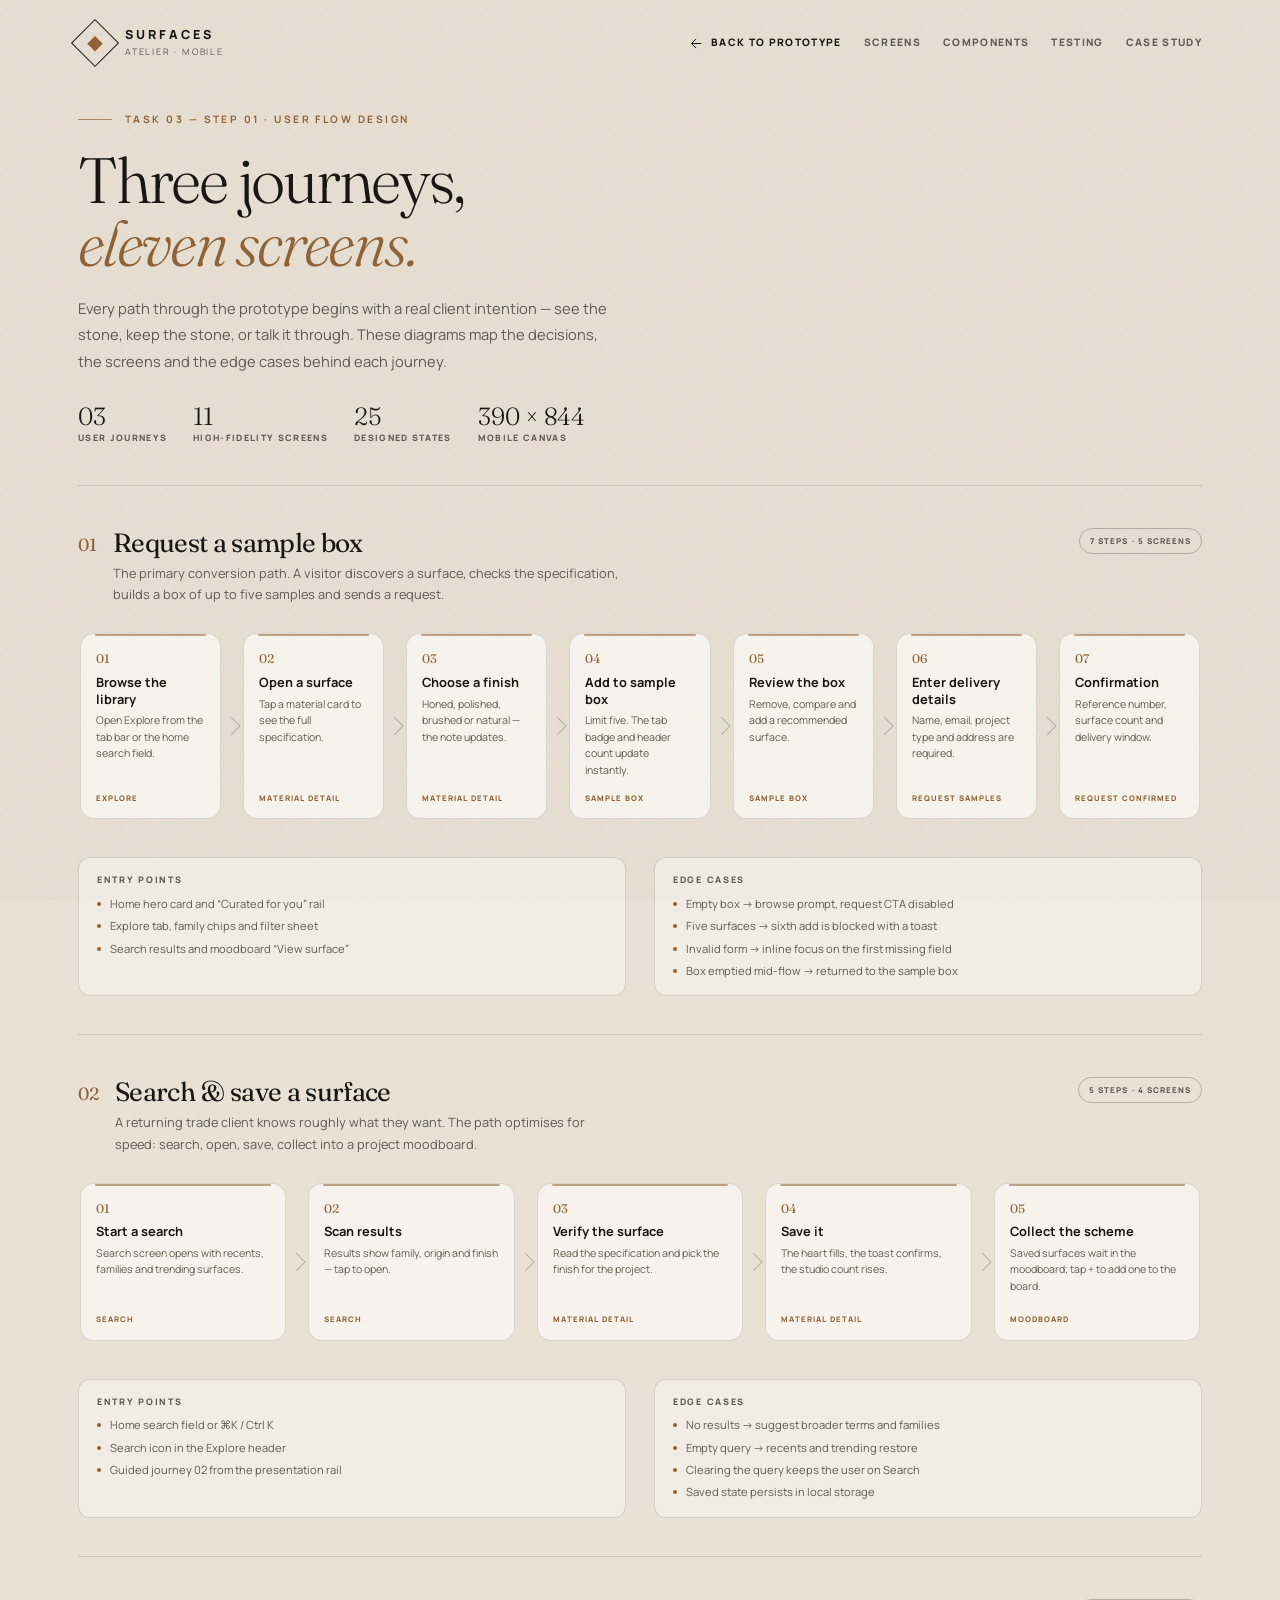
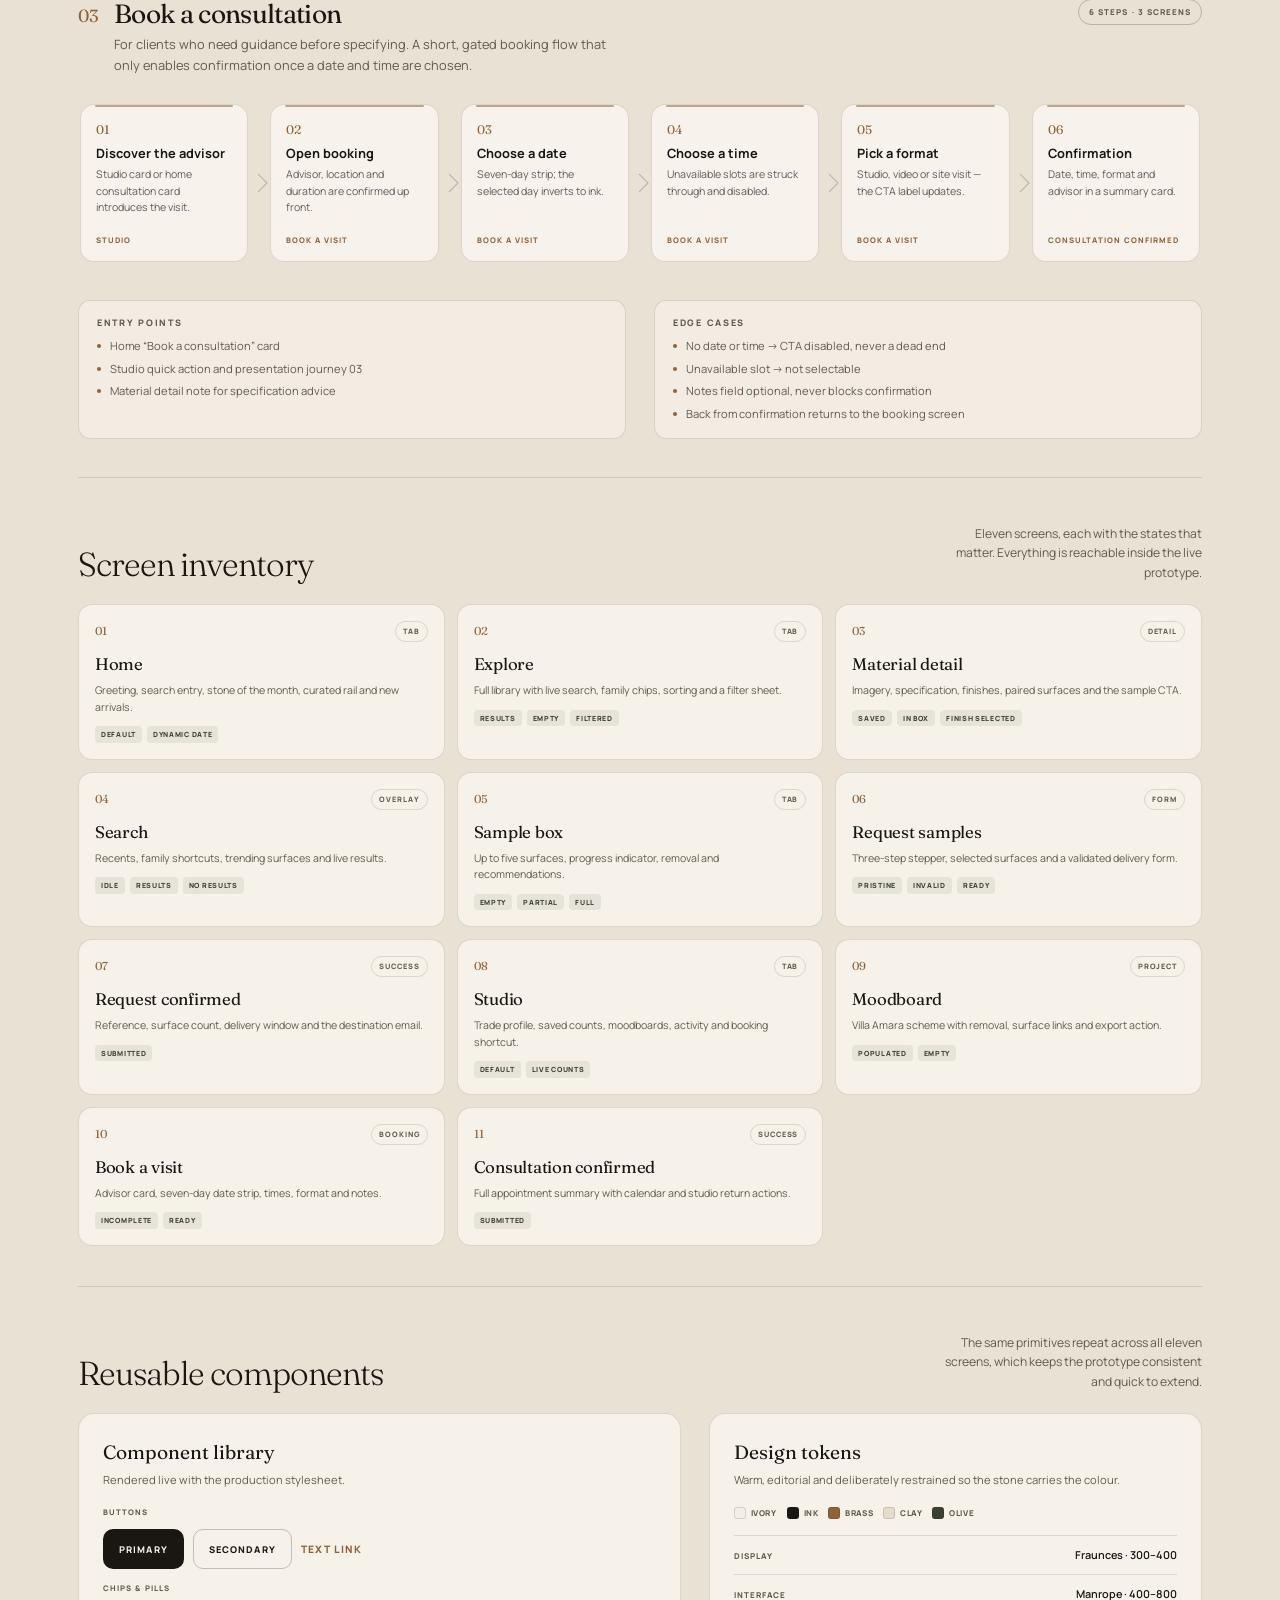
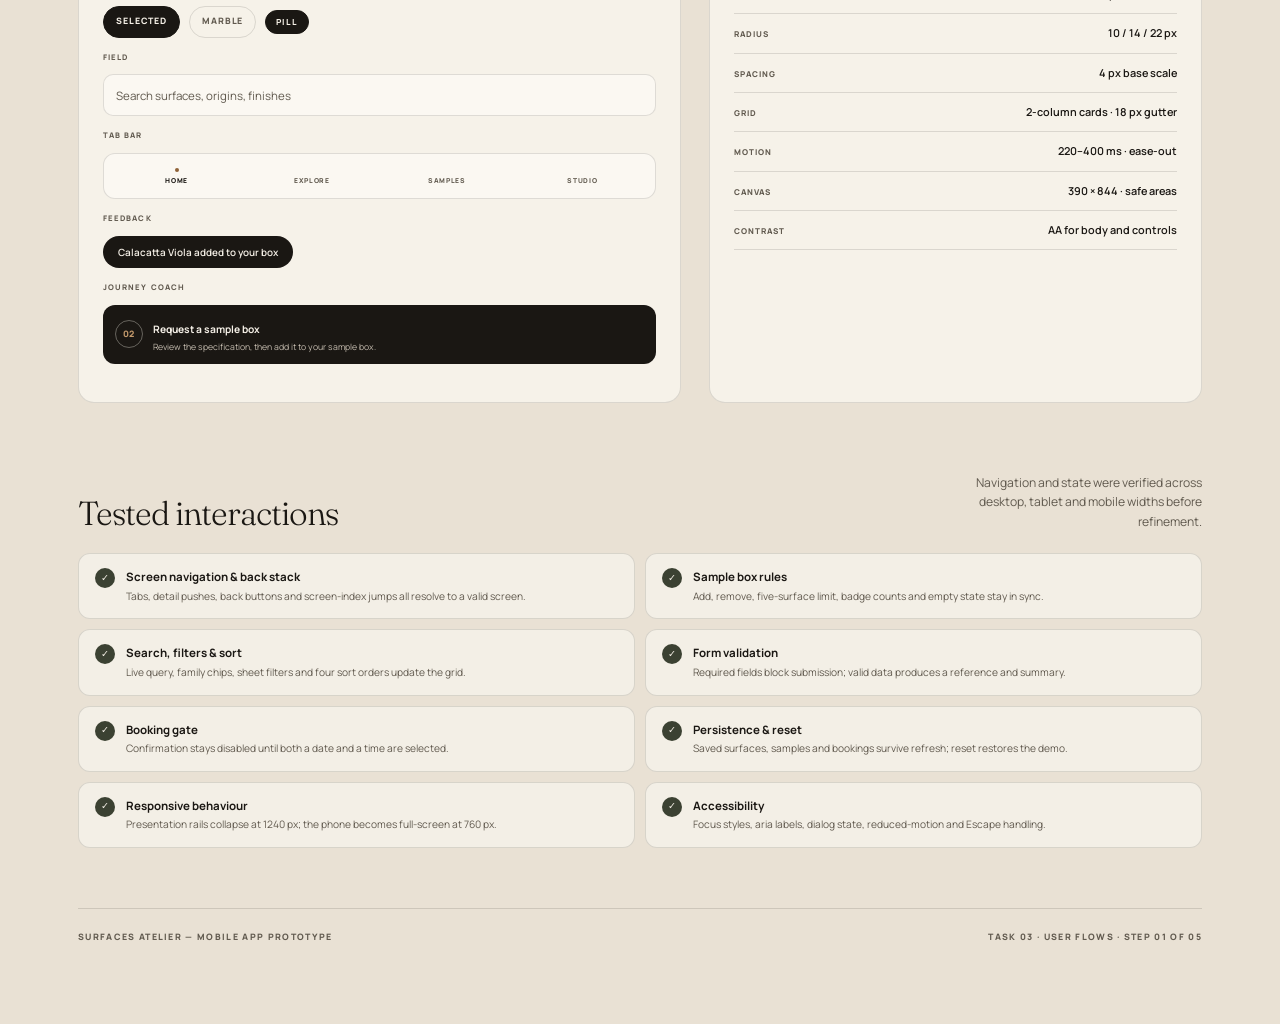
<file: user-flows.html>
<!DOCTYPE html>
<html lang="en">
<head>
<meta charset="UTF-8" />
<meta name="viewport" content="width=device-width, initial-scale=1" />
<meta name="theme-color" content="#f4efe6" />
<meta name="description" content="User flow diagrams, screen inventory and reusable components for the Surfaces Atelier mobile app prototype." />
<meta property="og:title" content="User flows — Surfaces Atelier Mobile Prototype" />
<meta property="og:type" content="article" />
<meta property="og:image" content="assets/screens/01-home.png" />
<meta name="twitter:card" content="summary_large_image" />
<title>User flows — Surfaces Atelier Mobile Prototype</title>
<link rel="icon" href="data:image/svg+xml,%3Csvg xmlns='http://www.w3.org/2000/svg' viewBox='0 0 64 64'%3E%3Crect width='64' height='64' fill='%231a1713'/%3E%3Cpath d='M32 12 52 32 32 52 12 32z' fill='none' stroke='%23f4efe6' stroke-width='2'/%3E%3Cpath d='M32 24 40 32 32 40 24 32z' fill='%23c49a6c'/%3E%3C/svg%3E" />
<link rel="preconnect" href="https://fonts.googleapis.com" />
<link rel="preconnect" href="https://fonts.gstatic.com" crossorigin />
<link href="https://fonts.googleapis.com/css2?family=Fraunces:ital,opsz,wght@0,9..144,300..600;1,9..144,300..600&family=Manrope:wght@300..800&display=swap" rel="stylesheet" />
<link rel="stylesheet" href="styles.css" />
<link rel="stylesheet" href="flows.css" />
</head>
<body>
<div class="page">
  <div class="flows-page">
    <header class="flows-head">
      <a class="brand" href="index.html" aria-label="Surfaces Atelier prototype home">
        <span class="brand-mark" aria-hidden="true"><span></span></span>
        <span class="brand-text"><b>SURFACES</b><span>Atelier · Mobile</span></span>
      </a>
      <nav class="flows-nav" aria-label="Documentation links">
        <a class="back" href="index.html">
          <svg viewBox="0 0 24 24" aria-hidden="true"><path d="M19 12H5M11 19l-7-7 7-7" /></svg>
          Back to prototype
        </a>
        <a href="#inventory">Screens</a>
        <a href="#system">Components</a>
        <a href="#testing">Testing</a>
        <a href="case-study.html">Case study</a>
      </nav>
    </header>

    <section class="flows-intro">
      <p class="eyebrow"><span></span>Task 03 — Step 01 · User flow design</p>
      <h1>Three journeys,<br /><em>eleven screens.</em></h1>
      <p class="lede">Every path through the prototype begins with a real client intention — see the stone, keep the stone, or talk it through. These diagrams map the decisions, the screens and the edge cases behind each journey.</p>
      <div class="flows-meta" aria-label="Document summary">
        <div><strong>03</strong><span>User journeys</span></div>
        <div><strong>11</strong><span>High-fidelity screens</span></div>
        <div><strong>25</strong><span>Designed states</span></div>
        <div><strong>390 × 844</strong><span>Mobile canvas</span></div>
      </div>
    </section>

    <!-- ============ FLOW 01 ============ -->
    <section class="flow" id="flow-samples" aria-labelledby="flow-samples-title">
      <header class="flow-head">
        <span class="flow-no">01</span>
        <div>
          <h2 id="flow-samples-title">Request a sample box</h2>
          <p>The primary conversion path. A visitor discovers a surface, checks the specification, builds a box of up to five samples and sends a request.</p>
        </div>
        <span class="flow-tag">7 steps · 5 screens</span>
      </header>
      <ol class="flow-track">
        <li class="flow-step"><span class="step-no">01</span><b>Browse the library</b><small>Open Explore from the tab bar or the home search field.</small><span class="screen-tag">Explore</span></li>
        <li class="flow-step"><span class="step-no">02</span><b>Open a surface</b><small>Tap a material card to see the full specification.</small><span class="screen-tag">Material detail</span></li>
        <li class="flow-step"><span class="step-no">03</span><b>Choose a finish</b><small>Honed, polished, brushed or natural — the note updates.</small><span class="screen-tag">Material detail</span></li>
        <li class="flow-step"><span class="step-no">04</span><b>Add to sample box</b><small>Limit five. The tab badge and header count update instantly.</small><span class="screen-tag">Sample box</span></li>
        <li class="flow-step"><span class="step-no">05</span><b>Review the box</b><small>Remove, compare and add a recommended surface.</small><span class="screen-tag">Sample box</span></li>
        <li class="flow-step"><span class="step-no">06</span><b>Enter delivery details</b><small>Name, email, project type and address are required.</small><span class="screen-tag">Request samples</span></li>
        <li class="flow-step"><span class="step-no">07</span><b>Confirmation</b><small>Reference number, surface count and delivery window.</small><span class="screen-tag">Request confirmed</span></li>
      </ol>
      <div class="flow-notes">
        <div>
          <p class="micro">Entry points</p>
          <ul>
            <li>Home hero card and “Curated for you” rail</li>
            <li>Explore tab, family chips and filter sheet</li>
            <li>Search results and moodboard “View surface”</li>
          </ul>
        </div>
        <div>
          <p class="micro">Edge cases</p>
          <ul>
            <li>Empty box → browse prompt, request CTA disabled</li>
            <li>Five surfaces → sixth add is blocked with a toast</li>
            <li>Invalid form → inline focus on the first missing field</li>
            <li>Box emptied mid-flow → returned to the sample box</li>
          </ul>
        </div>
      </div>
    </section>

    <!-- ============ FLOW 02 ============ -->
    <section class="flow" id="flow-search" aria-labelledby="flow-search-title">
      <header class="flow-head">
        <span class="flow-no">02</span>
        <div>
          <h2 id="flow-search-title">Search &amp; save a surface</h2>
          <p>A returning trade client knows roughly what they want. The path optimises for speed: search, open, save, collect into a project moodboard.</p>
        </div>
        <span class="flow-tag">5 steps · 4 screens</span>
      </header>
      <ol class="flow-track">
        <li class="flow-step"><span class="step-no">01</span><b>Start a search</b><small>Search screen opens with recents, families and trending surfaces.</small><span class="screen-tag">Search</span></li>
        <li class="flow-step"><span class="step-no">02</span><b>Scan results</b><small>Results show family, origin and finish — tap to open.</small><span class="screen-tag">Search</span></li>
        <li class="flow-step"><span class="step-no">03</span><b>Verify the surface</b><small>Read the specification and pick the finish for the project.</small><span class="screen-tag">Material detail</span></li>
        <li class="flow-step"><span class="step-no">04</span><b>Save it</b><small>The heart fills, the toast confirms, the studio count rises.</small><span class="screen-tag">Material detail</span></li>
        <li class="flow-step"><span class="step-no">05</span><b>Collect the scheme</b><small>Saved surfaces wait in the moodboard; tap + to add one to the board.</small><span class="screen-tag">Moodboard</span></li>
      </ol>
      <div class="flow-notes">
        <div>
          <p class="micro">Entry points</p>
          <ul>
            <li>Home search field or ⌘K / Ctrl K</li>
            <li>Search icon in the Explore header</li>
            <li>Guided journey 02 from the presentation rail</li>
          </ul>
        </div>
        <div>
          <p class="micro">Edge cases</p>
          <ul>
            <li>No results → suggest broader terms and families</li>
            <li>Empty query → recents and trending restore</li>
            <li>Clearing the query keeps the user on Search</li>
            <li>Saved state persists in local storage</li>
          </ul>
        </div>
      </div>
    </section>

    <!-- ============ FLOW 03 ============ -->
    <section class="flow" id="flow-consult" aria-labelledby="flow-consult-title">
      <header class="flow-head">
        <span class="flow-no">03</span>
        <div>
          <h2 id="flow-consult-title">Book a consultation</h2>
          <p>For clients who need guidance before specifying. A short, gated booking flow that only enables confirmation once a date and time are chosen.</p>
        </div>
        <span class="flow-tag">6 steps · 3 screens</span>
      </header>
      <ol class="flow-track">
        <li class="flow-step"><span class="step-no">01</span><b>Discover the advisor</b><small>Studio card or home consultation card introduces the visit.</small><span class="screen-tag">Studio</span></li>
        <li class="flow-step"><span class="step-no">02</span><b>Open booking</b><small>Advisor, location and duration are confirmed up front.</small><span class="screen-tag">Book a visit</span></li>
        <li class="flow-step"><span class="step-no">03</span><b>Choose a date</b><small>Seven-day strip; the selected day inverts to ink.</small><span class="screen-tag">Book a visit</span></li>
        <li class="flow-step"><span class="step-no">04</span><b>Choose a time</b><small>Unavailable slots are struck through and disabled.</small><span class="screen-tag">Book a visit</span></li>
        <li class="flow-step"><span class="step-no">05</span><b>Pick a format</b><small>Studio, video or site visit — the CTA label updates.</small><span class="screen-tag">Book a visit</span></li>
        <li class="flow-step"><span class="step-no">06</span><b>Confirmation</b><small>Date, time, format and advisor in a summary card.</small><span class="screen-tag">Consultation confirmed</span></li>
      </ol>
      <div class="flow-notes">
        <div>
          <p class="micro">Entry points</p>
          <ul>
            <li>Home “Book a consultation” card</li>
            <li>Studio quick action and presentation journey 03</li>
            <li>Material detail note for specification advice</li>
          </ul>
        </div>
        <div>
          <p class="micro">Edge cases</p>
          <ul>
            <li>No date or time → CTA disabled, never a dead end</li>
            <li>Unavailable slot → not selectable</li>
            <li>Notes field optional, never blocks confirmation</li>
            <li>Back from confirmation returns to the booking screen</li>
          </ul>
        </div>
      </div>
    </section>

    <!-- ============ INVENTORY ============ -->
    <section class="inventory" id="inventory" aria-labelledby="inventory-title">
      <div class="section-lead">
        <h2 id="inventory-title">Screen inventory</h2>
        <p>Eleven screens, each with the states that matter. Everything is reachable inside the live prototype.</p>
      </div>
      <div class="screen-grid">
        <article class="screen-card"><div class="screen-card-top"><i>01</i><span>Tab</span></div><h3>Home</h3><p>Greeting, search entry, stone of the month, curated rail and new arrivals.</p><div class="states"><span>Default</span><span>Dynamic date</span></div></article>
        <article class="screen-card"><div class="screen-card-top"><i>02</i><span>Tab</span></div><h3>Explore</h3><p>Full library with live search, family chips, sorting and a filter sheet.</p><div class="states"><span>Results</span><span>Empty</span><span>Filtered</span></div></article>
        <article class="screen-card"><div class="screen-card-top"><i>03</i><span>Detail</span></div><h3>Material detail</h3><p>Imagery, specification, finishes, paired surfaces and the sample CTA.</p><div class="states"><span>Saved</span><span>In box</span><span>Finish selected</span></div></article>
        <article class="screen-card"><div class="screen-card-top"><i>04</i><span>Overlay</span></div><h3>Search</h3><p>Recents, family shortcuts, trending surfaces and live results.</p><div class="states"><span>Idle</span><span>Results</span><span>No results</span></div></article>
        <article class="screen-card"><div class="screen-card-top"><i>05</i><span>Tab</span></div><h3>Sample box</h3><p>Up to five surfaces, progress indicator, removal and recommendations.</p><div class="states"><span>Empty</span><span>Partial</span><span>Full</span></div></article>
        <article class="screen-card"><div class="screen-card-top"><i>06</i><span>Form</span></div><h3>Request samples</h3><p>Three-step stepper, selected surfaces and a validated delivery form.</p><div class="states"><span>Pristine</span><span>Invalid</span><span>Ready</span></div></article>
        <article class="screen-card"><div class="screen-card-top"><i>07</i><span>Success</span></div><h3>Request confirmed</h3><p>Reference, surface count, delivery window and the destination email.</p><div class="states"><span>Submitted</span></div></article>
        <article class="screen-card"><div class="screen-card-top"><i>08</i><span>Tab</span></div><h3>Studio</h3><p>Trade profile, saved counts, moodboards, activity and booking shortcut.</p><div class="states"><span>Default</span><span>Live counts</span></div></article>
        <article class="screen-card"><div class="screen-card-top"><i>09</i><span>Project</span></div><h3>Moodboard</h3><p>Villa Amara scheme with removal, surface links and export action.</p><div class="states"><span>Populated</span><span>Empty</span></div></article>
        <article class="screen-card"><div class="screen-card-top"><i>10</i><span>Booking</span></div><h3>Book a visit</h3><p>Advisor card, seven-day date strip, times, format and notes.</p><div class="states"><span>Incomplete</span><span>Ready</span></div></article>
        <article class="screen-card"><div class="screen-card-top"><i>11</i><span>Success</span></div><h3>Consultation confirmed</h3><p>Full appointment summary with calendar and studio return actions.</p><div class="states"><span>Submitted</span></div></article>
      </div>
    </section>

    <!-- ============ SYSTEM ============ -->
    <section class="system" id="system" aria-labelledby="system-title">
      <div class="section-lead">
        <h2 id="system-title">Reusable components</h2>
        <p>The same primitives repeat across all eleven screens, which keeps the prototype consistent and quick to extend.</p>
      </div>
      <div class="system-grid">
        <div class="panel">
          <h3>Component library</h3>
          <p>Rendered live with the production stylesheet.</p>
          <div class="demo-row"><span class="demo-label">Buttons</span>
            <span class="btn btn--solid btn--sm">Primary</span>
            <span class="btn btn--ghost btn--sm">Secondary</span>
            <span class="text-link">Text link</span>
          </div>
          <div class="demo-row"><span class="demo-label">Chips &amp; pills</span>
            <span class="chip is-active">Selected</span>
            <span class="chip">Marble</span>
            <span class="pill pill--glass" style="background:var(--ink);border-color:var(--ink)">Pill</span>
          </div>
          <div class="demo-row"><span class="demo-label">Field</span>
            <span class="demo-field">Search surfaces, origins, finishes</span>
          </div>
          <div class="demo-row"><span class="demo-label">Tab bar</span>
            <span class="demo-tabbar">
              <span class="is-active"><i></i>Home</span><span><i></i>Explore</span><span><i></i>Samples</span><span><i></i>Studio</span>
            </span>
          </div>
          <div class="demo-row"><span class="demo-label">Feedback</span>
            <span class="demo-toast">Calacatta Viola added to your box</span>
          </div>
          <div class="demo-row"><span class="demo-label">Journey coach</span>
            <span class="demo-coach"><span class="coach-step">02</span><span><b>Request a sample box</b><small>Review the specification, then add it to your sample box.</small></span></span>
          </div>
        </div>
        <div class="panel">
          <h3>Design tokens</h3>
          <p>Warm, editorial and deliberately restrained so the stone carries the colour.</p>
          <div class="token-row" style="margin-bottom:16px">
            <span style="--c:#f4efe6"><i></i>Ivory</span>
            <span style="--c:#1a1713"><i></i>Ink</span>
            <span style="--c:#8f6238"><i></i>Brass</span>
            <span style="--c:#e5dccd"><i></i>Clay</span>
            <span style="--c:#3b4132"><i></i>Olive</span>
          </div>
          <dl class="spec-list">
            <div><dt>Display</dt><dd>Fraunces · 300–400</dd></div>
            <div><dt>Interface</dt><dd>Manrope · 400–800</dd></div>
            <div><dt>Radius</dt><dd>10 / 14 / 22 px</dd></div>
            <div><dt>Spacing</dt><dd>4 px base scale</dd></div>
            <div><dt>Grid</dt><dd>2-column cards · 18 px gutter</dd></div>
            <div><dt>Motion</dt><dd>220–400 ms · ease-out</dd></div>
            <div><dt>Canvas</dt><dd>390 × 844 · safe areas</dd></div>
            <div><dt>Contrast</dt><dd>AA for body and controls</dd></div>
          </dl>
        </div>
      </div>
    </section>

    <!-- ============ TESTING ============ -->
    <section class="testing" id="testing" aria-labelledby="testing-title">
      <div class="section-lead">
        <h2 id="testing-title">Tested interactions</h2>
        <p>Navigation and state were verified across desktop, tablet and mobile widths before refinement.</p>
      </div>
      <div class="test-grid">
        <div class="test-item"><span class="tick">✓</span><div><b>Screen navigation &amp; back stack</b><p>Tabs, detail pushes, back buttons and screen-index jumps all resolve to a valid screen.</p></div></div>
        <div class="test-item"><span class="tick">✓</span><div><b>Sample box rules</b><p>Add, remove, five-surface limit, badge counts and empty state stay in sync.</p></div></div>
        <div class="test-item"><span class="tick">✓</span><div><b>Search, filters &amp; sort</b><p>Live query, family chips, sheet filters and four sort orders update the grid.</p></div></div>
        <div class="test-item"><span class="tick">✓</span><div><b>Form validation</b><p>Required fields block submission; valid data produces a reference and summary.</p></div></div>
        <div class="test-item"><span class="tick">✓</span><div><b>Booking gate</b><p>Confirmation stays disabled until both a date and a time are selected.</p></div></div>
        <div class="test-item"><span class="tick">✓</span><div><b>Persistence &amp; reset</b><p>Saved surfaces, samples and bookings survive refresh; reset restores the demo.</p></div></div>
        <div class="test-item"><span class="tick">✓</span><div><b>Responsive behaviour</b><p>Presentation rails collapse at 1240 px; the phone becomes full-screen at 760 px.</p></div></div>
        <div class="test-item"><span class="tick">✓</span><div><b>Accessibility</b><p>Focus styles, aria labels, dialog state, reduced-motion and Escape handling.</p></div></div>
      </div>
    </section>

    <footer class="flows-foot">
      <span>Surfaces Atelier — Mobile App Prototype</span>
      <span>Task 03 · User flows · Step 01 of 05</span>
    </footer>
  </div>
</div>
</body>
</html>
</file>
<file: styles.css>
/* ============================================================
   Surfaces Atelier — Mobile App Prototype
   1. Tokens & reset
   ============================================================ */
:root{
  --ivory:#f4efe6;
  --paper:#fbf8f2;
  --ink:#1a1713;
  --ink-soft:#2b2721;
  --brass:#8f6238;
  --brass-light:#c49a6c;
  --clay:#e5dccd;
  --olive:#3b4132;
  --muted:#615a4f;
  --line:rgba(26,23,19,.13);
  --line-strong:rgba(26,23,19,.24);
  --serif:"Fraunces",Georgia,"Times New Roman",serif;
  --sans:"Manrope",system-ui,-apple-system,"Segoe UI",sans-serif;
  --ease:cubic-bezier(.22,.61,.36,1);
  --phone-w:410px;
  --phone-h:864px;
  --screen-radius:44px;
  --shadow:0 40px 90px -45px rgba(26,23,19,.55);
}
*{box-sizing:border-box;margin:0;padding:0}
html{scroll-behavior:smooth}
body{
  font-family:var(--sans);background:#e9e1d4;color:var(--ink);line-height:1.5;
  -webkit-font-smoothing:antialiased;text-rendering:optimizeLegibility;overflow-x:hidden;
}
body::before{
  content:"";position:fixed;inset:0;z-index:0;pointer-events:none;opacity:.32;
  background-image:url("data:image/svg+xml,%3Csvg xmlns='http://www.w3.org/2000/svg' width='160' height='160'%3E%3Cfilter id='n'%3E%3CfeTurbulence type='fractalNoise' baseFrequency='.85' numOctaves='3' stitchTiles='stitch'/%3E%3C/filter%3E%3Crect width='160' height='160' filter='url(%23n)' opacity='.32'/%3E%3C/svg%3E");
  mix-blend-mode:multiply;
}
button,input,select,textarea{font:inherit;color:inherit}
button{background:none;border:0;cursor:pointer}
a{color:inherit;text-decoration:none}
img{display:block;max-width:100%}
svg{display:block}
::selection{background:var(--brass);color:var(--ivory)}
:focus-visible{outline:2px solid var(--brass);outline-offset:3px}
.icon-sprite{position:absolute;width:0;height:0;overflow:hidden}
.icon{width:20px;height:20px;fill:none;stroke:currentColor;stroke-width:1.6;stroke-linecap:round;stroke-linejoin:round;flex:0 0 auto}

/* ============================================================
   2. Presentation shell
   ============================================================ */
.page{position:relative;z-index:1;min-height:100vh}
.site-head{
  width:100%;max-width:1460px;margin:0 auto;padding:26px 48px 18px;
  display:flex;align-items:center;justify-content:space-between;gap:24px;
}
.brand{display:inline-flex;align-items:center;gap:13px}
.brand-mark{
  width:34px;height:34px;border:1px solid var(--ink);display:grid;place-items:center;transform:rotate(45deg);
}
.brand-mark span{width:11px;height:11px;background:var(--brass);display:block}
.brand-text{display:flex;flex-direction:column;line-height:1}
.brand-text b{font-size:.78rem;letter-spacing:.24em;font-weight:800}
.brand-text span{margin-top:6px;font-size:.56rem;letter-spacing:.2em;text-transform:uppercase;color:var(--muted)}
.top-nav{display:flex;align-items:center;gap:26px;font-size:.68rem;font-weight:700;letter-spacing:.12em;text-transform:uppercase}
.top-nav a{position:relative;padding:4px 0;color:var(--muted);transition:color .25s var(--ease)}
.top-nav a::after{content:"";position:absolute;left:0;bottom:0;width:100%;height:1px;background:var(--ink);transform:scaleX(0);transform-origin:left;transition:transform .3s var(--ease)}
.top-nav a:hover{color:var(--ink)}
.top-nav a:hover::after{transform:scaleX(1)}
.reset-btn{
  padding:11px 18px;border:1px solid var(--line-strong);border-radius:999px;
  font-size:.62rem;font-weight:700;letter-spacing:.14em;text-transform:uppercase;
  transition:background .25s var(--ease),color .25s var(--ease),border-color .25s var(--ease);
}
.reset-btn:hover{background:var(--ink);color:var(--ivory);border-color:var(--ink)}

.intro{
  width:100%;max-width:1460px;margin:0 auto;padding:34px 48px 22px;
  display:grid;grid-template-columns:minmax(0,1.35fr) minmax(280px,.65fr);gap:56px;align-items:end;
}
.eyebrow{
  display:flex;align-items:center;gap:13px;margin-bottom:22px;
  font-size:.64rem;font-weight:700;letter-spacing:.24em;text-transform:uppercase;color:var(--brass);
}
.eyebrow span{width:34px;height:1px;background:currentColor;opacity:.7}
.intro h1{
  font-family:var(--serif);font-weight:300;line-height:.98;letter-spacing:-.035em;
  font-size:clamp(2.9rem,5.4vw,5.1rem);text-wrap:balance;
}
.intro h1 em{font-style:italic;font-weight:300;color:var(--brass)}
.lede{margin-top:24px;max-width:54ch;font-size:clamp(.92rem,1.1vw,1.02rem);line-height:1.8;color:var(--muted)}
.intro-meta{display:grid;gap:1px;background:var(--line);border:1px solid var(--line);border-radius:18px;overflow:hidden}
.intro-meta div{display:flex;align-items:baseline;justify-content:space-between;gap:20px;padding:16px 20px;background:rgba(251,248,242,.72)}
.intro-meta strong{font-family:var(--serif);font-size:1.7rem;font-weight:300;line-height:1;letter-spacing:-.02em}
.intro-meta span{font-size:.6rem;font-weight:700;letter-spacing:.14em;text-transform:uppercase;color:var(--muted);text-align:right}

.stage{
  width:100%;max-width:1460px;margin:0 auto;padding:26px 48px 84px;
  display:grid;grid-template-columns:280px minmax(0,1fr) 280px;gap:38px;align-items:start;
}
.rail{display:grid;gap:16px;position:sticky;top:24px}
.rail-head{display:flex;align-items:center;justify-content:space-between;gap:12px;margin-bottom:14px}
.rail-head .micro{color:var(--ink)}
.rail-head>span{font-family:var(--serif);font-size:1rem;color:var(--brass)}
.micro{font-size:.56rem;font-weight:800;letter-spacing:.19em;text-transform:uppercase;color:var(--muted);line-height:1.4}
.rail-note{font-size:.76rem;line-height:1.65;color:var(--muted);margin-bottom:18px}
.rail-card{background:rgba(251,248,242,.68);border:1px solid var(--line);border-radius:18px;padding:20px;backdrop-filter:blur(10px)}
.rail-tip p:last-child{margin-top:9px;font-size:.74rem;line-height:1.65;color:var(--muted)}
.journey-list{display:grid;gap:8px;margin-bottom:16px}
.journey-card{
  width:100%;display:grid;grid-template-columns:24px minmax(0,1fr) 20px;gap:10px;align-items:start;
  padding:14px 13px;text-align:left;border:1px solid var(--line);border-radius:14px;background:rgba(251,248,242,.55);
  transition:background .25s var(--ease),border-color .25s var(--ease),transform .25s var(--ease);
}
.journey-card:hover{background:var(--paper);border-color:var(--line-strong);transform:translateY(-1px)}
.journey-card.is-active{background:var(--ink);border-color:var(--ink);color:var(--ivory)}
.journey-no{font-family:var(--serif);font-size:.85rem;color:var(--brass);padding-top:1px}
.journey-card.is-active .journey-no{color:var(--brass-light)}
.journey-body{display:flex;flex-direction:column;gap:4px;min-width:0}
.journey-body b{font-size:.76rem;font-weight:700;line-height:1.3}
.journey-body small{font-size:.62rem;line-height:1.5;color:var(--muted)}
.journey-card.is-active .journey-body small{color:#c6bdb0}
.journey-arrow{color:var(--muted);padding-top:2px;transition:transform .25s var(--ease),color .25s var(--ease)}
.journey-arrow .icon{width:16px;height:16px}
.journey-card:hover .journey-arrow{transform:translate(2px,-2px);color:var(--ink)}
.journey-card.is-active .journey-arrow{color:var(--ivory)}

.phone-stage{display:flex;flex-direction:column;align-items:center;gap:14px;min-width:0}
.coach{
  width:100%;max-width:410px;display:grid;grid-template-columns:34px minmax(0,1fr) 28px;gap:11px;align-items:center;
  padding:11px 13px;background:var(--ink);color:var(--ivory);border-radius:14px;box-shadow:0 16px 30px -22px rgba(26,23,19,.6);
  animation:coachIn .35s var(--ease) both;
}
.coach[hidden]{display:none}
.coach.is-complete{background:var(--olive)}
@keyframes coachIn{from{opacity:0;transform:translateY(-8px)}to{opacity:1;transform:none}}
.coach-step{
  width:30px;height:30px;border:1px solid rgba(244,239,230,.35);border-radius:50%;
  display:grid;place-items:center;font-size:.6rem;font-weight:800;letter-spacing:.05em;color:var(--brass-light);
}
.coach-text{display:flex;flex-direction:column;gap:2px;min-width:0}
.coach-text b{font-size:.7rem;font-weight:700;line-height:1.3}
.coach-text span{font-size:.62rem;line-height:1.4;color:#c6bdb0}
.coach-close{width:28px;height:28px;display:grid;place-items:center;border-radius:50%;color:#c6bdb0;transition:background .2s,color .2s}
.coach-close:hover{background:rgba(244,239,230,.12);color:var(--ivory)}
.coach-close .icon{width:14px;height:14px}

.phone{
  position:relative;width:var(--phone-w);height:var(--phone-h);flex:0 0 auto;padding:10px;border-radius:58px;
  background:linear-gradient(145deg,#24211c,#0d0c0a 40%,#1c1915);
  box-shadow:0 60px 120px -55px rgba(26,23,19,.75),0 0 0 1px rgba(255,255,255,.07) inset,0 0 0 7px rgba(20,18,15,.28);
}
.phone::before,.phone::after{content:"";position:absolute;width:3px;background:#2b2721;border-radius:3px}
.phone::before{left:-4px;top:172px;height:78px;box-shadow:0 96px 0 #2b2721}
.phone::after{right:-4px;top:210px;height:110px}
.phone-screen{
  position:relative;width:100%;height:100%;border-radius:var(--screen-radius);overflow:hidden;
  background:var(--ivory);isolation:isolate;
}
.dynamic-island{
  position:absolute;top:11px;left:50%;transform:translateX(-50%);width:112px;height:29px;
  border-radius:999px;background:#080706;z-index:70;box-shadow:0 0 0 1px rgba(255,255,255,.04) inset;
}
.status-bar{
  position:relative;z-index:60;height:46px;display:flex;align-items:flex-end;justify-content:space-between;
  padding:0 25px 8px;color:var(--ink);font-size:.72rem;font-weight:800;letter-spacing:.02em;
}
.status-icons{display:flex;align-items:center;gap:5px}
.status-icons svg{height:10px;width:auto;color:var(--ink)}
.status-icons svg:last-child{height:11px}
.home-indicator{
  position:absolute;bottom:7px;left:50%;transform:translateX(-50%);width:134px;height:5px;border-radius:999px;
  background:rgba(26,23,19,.28);z-index:75;pointer-events:none;
}
.phone-caption{font-size:.58rem;font-weight:700;letter-spacing:.16em;text-transform:uppercase;color:var(--muted);text-align:center}

/* ============================================================
   3. App shell & reusable components
   ============================================================ */
.app{position:relative;height:calc(100% - 46px);overflow:hidden;background:var(--ivory);border-radius:0 0 var(--screen-radius) var(--screen-radius)}
.screen{
  position:absolute;inset:0;display:flex;flex-direction:column;background:var(--ivory);
  opacity:0;visibility:hidden;transform:translateX(30px);pointer-events:none;z-index:1;
  transition:opacity .3s var(--ease),transform .38s var(--ease),visibility .38s;
}
.screen.is-active{opacity:1;visibility:visible;transform:none;pointer-events:auto;z-index:2}
.screen:focus{outline:none}
.app.is-back .screen{transform:translateX(-26px)}
.app.is-back .screen.is-active{transform:none}
.app.is-fade .screen{transform:none}
.screen-body{flex:1;overflow-y:auto;overscroll-behavior:contain;scrollbar-width:none;padding:0 18px 28px}
.screen-body::-webkit-scrollbar{display:none}
.screen-head{
  flex:0 0 auto;display:flex;align-items:center;gap:12px;padding:14px 18px 12px;
  background:var(--ivory);position:relative;z-index:12;
}
.screen-head>div{min-width:0}
.screen-title{font-family:var(--serif);font-size:1.45rem;font-weight:400;line-height:1.05;letter-spacing:-.025em;white-space:nowrap;overflow:hidden;text-overflow:ellipsis}
.screen-head .micro{margin-bottom:4px}
.screen-head .icon-btn{margin-left:auto}
.head-spacer{flex:1}
.icon-btn{
  width:38px;height:38px;flex:0 0 auto;display:grid;place-items:center;border:1px solid var(--line);
  border-radius:50%;color:var(--ink);background:rgba(251,248,242,.72);
  transition:background .22s var(--ease),border-color .22s var(--ease),color .22s var(--ease);
}
.icon-btn:hover{background:var(--paper);border-color:var(--line-strong)}
.icon-btn .icon{width:18px;height:18px}
.icon-btn--glass{background:rgba(251,248,242,.86);border-color:rgba(255,255,255,.42);backdrop-filter:blur(12px);box-shadow:0 6px 18px -12px rgba(26,23,19,.5)}
.icon-btn.is-saved{background:var(--ink);border-color:var(--ink);color:var(--ivory)}
.icon-btn.is-saved .icon{fill:currentColor}
.screen-head--overlay{position:absolute;top:0;left:0;right:0;background:transparent;padding:14px 16px;z-index:20}
.screen-head--overlay .icon-btn+.icon-btn{margin-left:0}
.screen-head--overlay .icon-btn:first-child{margin-left:0}
.screen-head--overlay .head-spacer{flex:1}

.btn{
  display:inline-flex;align-items:center;justify-content:center;gap:9px;height:46px;padding:0 18px;
  border:1px solid transparent;border-radius:12px;font-size:.64rem;font-weight:800;letter-spacing:.12em;
  text-transform:uppercase;line-height:1;transition:background .25s var(--ease),color .25s var(--ease),border-color .25s var(--ease),opacity .25s;
}
.btn .icon{width:16px;height:16px}
.btn--solid{background:var(--ink);color:var(--ivory)}
.btn--solid:hover{background:var(--brass)}
.btn--ghost{border-color:var(--line-strong);color:var(--ink);background:transparent}
.btn--ghost:hover{background:var(--ink);color:var(--ivory);border-color:var(--ink)}
.btn--wide{width:100%}
.btn--sm{height:40px;padding:0 15px;font-size:.58rem;border-radius:10px}
.btn:disabled{opacity:.4;pointer-events:none}
.text-link{font-size:.64rem;font-weight:800;letter-spacing:.12em;text-transform:uppercase;color:var(--brass);white-space:nowrap}
.text-link:hover{color:var(--ink)}
.text-link--center{display:block;margin:0 auto;text-align:center}
.cta-bar{
  flex:0 0 auto;display:flex;align-items:center;gap:10px;padding:10px 18px 18px;
  background:linear-gradient(to top,var(--ivory) 72%,rgba(244,239,230,0));position:relative;z-index:18;
}
.cta-bar .btn{height:48px}
.count-badge{
  display:inline-flex;align-items:center;justify-content:center;min-width:38px;height:21px;padding:0 8px;
  margin-left:6px;border-radius:999px;background:var(--clay);color:var(--ink);
  font-family:var(--sans);font-size:.56rem;font-weight:800;letter-spacing:.08em;vertical-align:middle;
}
.pill{
  display:inline-flex;align-items:center;height:24px;padding:0 10px;border-radius:999px;
  font-size:.52rem;font-weight:800;letter-spacing:.14em;text-transform:uppercase;
}
.pill--glass{background:rgba(255,255,255,.16);border:1px solid rgba(255,255,255,.3);color:var(--ivory);backdrop-filter:blur(8px)}
.avatar{
  position:relative;width:42px;height:42px;flex:0 0 auto;border-radius:50%;background:var(--ink);color:var(--ivory);
  display:grid;place-items:center;font-size:.62rem;font-weight:800;letter-spacing:.08em;
}
.avatar--light{background:var(--clay);color:var(--ink)}
.online-dot{position:absolute;right:1px;bottom:2px;width:9px;height:9px;border-radius:50%;background:#5f7d5a;border:2px solid var(--ivory)}
.avatar--light .online-dot{border-color:var(--clay)}
.section-row{display:flex;align-items:center;justify-content:space-between;gap:16px;margin:24px 0 13px}
.section-title{font-family:var(--serif);font-size:1.08rem;font-weight:400;letter-spacing:-.015em;line-height:1.15}
.section-row .micro{margin:0;text-align:right}
.h-scroll{display:flex;gap:11px;overflow-x:auto;padding:1px 18px 5px;margin:0 -18px;scroll-snap-type:x mandatory;scrollbar-width:none}
.h-scroll::-webkit-scrollbar{display:none}
.h-scroll>*{scroll-snap-align:start}
.chip-row{display:flex;gap:7px;overflow-x:auto;padding:1px 18px 5px;margin:0 -18px;scrollbar-width:none}
.chip-row::-webkit-scrollbar{display:none}
.chip-row--wrap{flex-wrap:wrap;overflow:visible;margin:0;padding:0}
.chip{
  flex:0 0 auto;display:inline-flex;align-items:center;justify-content:center;height:32px;padding:0 12px;
  border:1px solid var(--line);border-radius:999px;background:transparent;color:var(--muted);
  font-size:.55rem;font-weight:800;letter-spacing:.1em;text-transform:uppercase;white-space:nowrap;
  transition:background .2s var(--ease),color .2s var(--ease),border-color .2s var(--ease);
}
.chip:hover{border-color:var(--line-strong);color:var(--ink)}
.chip.is-active{background:var(--ink);border-color:var(--ink);color:var(--ivory)}
.segmented{display:grid;grid-auto-flow:column;grid-auto-columns:1fr;gap:4px;padding:4px;border-radius:12px;background:var(--clay)}
.segmented button{
  height:36px;border-radius:9px;font-size:.6rem;font-weight:800;letter-spacing:.08em;text-transform:uppercase;
  color:var(--muted);transition:background .22s var(--ease),color .22s var(--ease),box-shadow .22s var(--ease);
}
.segmented button.is-active{background:var(--paper);color:var(--ink);box-shadow:0 3px 9px -6px rgba(26,23,19,.5)}
.field-label{display:block;margin:22px 0 8px;font-size:.56rem;font-weight:800;letter-spacing:.17em;text-transform:uppercase;color:var(--muted)}
.field-label-row{display:flex;align-items:center;justify-content:space-between;gap:12px;margin:22px 0 8px}
.field-label-row .field-label{margin:0}
.finish-current{font-size:.62rem;font-weight:800;letter-spacing:.1em;text-transform:uppercase;color:var(--brass)}
.field{display:grid;gap:7px;margin-bottom:13px}
.field label{font-size:.56rem;font-weight:800;letter-spacing:.17em;text-transform:uppercase;color:var(--muted)}
.field label span{font-weight:600;letter-spacing:.08em;text-transform:none;color:var(--muted)}
.field input,.field select,.field textarea{
  width:100%;border:1px solid var(--line);border-radius:12px;background:var(--paper);
  padding:0 13px;height:46px;font-size:.8rem;color:var(--ink);outline:none;
  transition:border-color .2s var(--ease),box-shadow .2s var(--ease);
}
.field select{appearance:none;background-image:url("data:image/svg+xml,%3Csvg xmlns='http://www.w3.org/2000/svg' width='14' height='14' viewBox='0 0 24 24' fill='none' stroke='%23615a4f' stroke-width='2' stroke-linecap='round'%3E%3Cpath d='m6 9 6 6 6-6'/%3E%3C/svg%3E");background-repeat:no-repeat;background-position:right 13px center;padding-right:36px}
.field textarea{height:auto;min-height:82px;padding:12px 13px;resize:vertical;line-height:1.55}
.field input::placeholder,.field textarea::placeholder{color:#7d7466}
.field input:focus,.field select:focus,.field textarea:focus{border-color:var(--brass);box-shadow:0 0 0 3px rgba(143,98,56,.12)}
.field.is-invalid input,.field.is-invalid select,.field.is-invalid textarea{border-color:#a8452f;background:#fdf3f0;box-shadow:0 0 0 3px rgba(168,69,47,.1)}
.field-error{display:none;align-items:center;gap:5px;font-size:.62rem;font-weight:700;letter-spacing:.02em;color:#a8452f}
.field.is-invalid .field-error{display:flex}
.field-error svg{width:11px;height:11px;flex:none}
.field.is-valid input,.field.is-valid select,.field.is-valid textarea{border-color:rgba(59,65,50,.45)}
.check-row{display:flex;align-items:flex-start;gap:9px;margin:4px 0 8px;font-size:.7rem;line-height:1.5;color:var(--muted)}
.check-row input{width:15px;height:15px;margin-top:1px;accent-color:var(--brass)}
.empty-state{text-align:center;padding:46px 24px 30px}
.empty-icon{width:62px;height:62px;margin:0 auto 18px;border-radius:50%;background:var(--clay);display:grid;place-items:center;color:var(--brass)}
.empty-icon .icon{width:25px;height:25px}
.empty-state h3{font-family:var(--serif);font-size:1.25rem;font-weight:400;margin-bottom:7px}
.empty-state p{font-size:.74rem;line-height:1.65;color:var(--muted);max-width:26ch;margin:0 auto 18px}

/* ============================================================
   4. Tab bar
   ============================================================ */
.tabbar{
  flex:0 0 auto;display:grid;grid-template-columns:repeat(4,1fr);gap:2px;
  padding:7px 8px 16px;background:rgba(251,248,242,.96);border-top:1px solid var(--line);
  backdrop-filter:blur(18px);position:relative;z-index:20;
}
.tab{
  position:relative;display:flex;flex-direction:column;align-items:center;justify-content:center;gap:4px;
  height:50px;border-radius:10px;color:#8a8275;font-size:.47rem;font-weight:800;letter-spacing:.1em;text-transform:uppercase;
  transition:color .22s var(--ease),background .22s var(--ease);
}
.tab .icon{width:21px;height:21px;stroke-width:1.55}
.tab:hover{color:var(--ink)}
.tab.is-active{color:var(--ink)}
.tab.is-active::after{content:"";position:absolute;bottom:1px;width:4px;height:4px;border-radius:50%;background:var(--brass)}
.tab-badge{
  position:absolute;top:3px;right:calc(50% - 20px);min-width:16px;height:16px;padding:0 4px;border-radius:999px;
  background:var(--brass);color:var(--ivory);font-size:.48rem;font-weight:800;display:grid;place-items:center;letter-spacing:0;
}
.tab-badge[hidden]{display:none}

/* ============================================================
   5. Toast, sheet, search
   ============================================================ */
.toast{
  position:absolute;left:50%;bottom:96px;transform:translate(-50%,14px);z-index:110;
  max-width:82%;padding:11px 16px;border-radius:999px;background:var(--ink);color:var(--ivory);
  font-size:.66rem;font-weight:600;line-height:1.35;text-align:center;opacity:0;visibility:hidden;
  transition:opacity .25s var(--ease),transform .3s var(--ease),visibility .3s;box-shadow:0 18px 32px -20px rgba(26,23,19,.7);
}
.toast.is-visible{opacity:1;visibility:visible;transform:translate(-50%,0)}
.sheet-backdrop{
  position:absolute;inset:0;z-index:90;background:rgba(26,23,19,.38);backdrop-filter:blur(2px);
  opacity:0;visibility:hidden;transition:opacity .3s var(--ease),visibility .3s;
}
.sheet-backdrop.is-open{opacity:1;visibility:visible}
.sheet{
  position:absolute;left:0;right:0;bottom:0;z-index:100;max-height:82%;overflow-y:auto;
  padding:9px 18px 26px;background:var(--paper);border-radius:24px 24px 0 0;
  transform:translateY(102%);transition:transform .4s var(--ease);box-shadow:0 -30px 60px -30px rgba(26,23,19,.45);
  scrollbar-width:none;
}
.sheet::-webkit-scrollbar{display:none}
.sheet.is-open{transform:none}
.sheet-handle{width:38px;height:4px;border-radius:999px;background:var(--line-strong);margin:0 auto 16px}
.sheet-head{display:flex;align-items:center;justify-content:space-between;gap:16px;margin-bottom:18px}
.sheet-head h2{font-family:var(--serif);font-size:1.3rem;font-weight:400;letter-spacing:-.02em}
.sheet-head .icon-btn{width:32px;height:32px}
.filter-group{margin-bottom:16px}
.filter-group .micro{margin-bottom:8px}
.sheet-actions{display:grid;grid-template-columns:.7fr 1.3fr;gap:9px;margin-top:20px}
.sheet-actions .btn{height:44px}

.search-bar{
  width:100%;display:flex;align-items:center;gap:10px;height:46px;padding:0 13px;margin:20px 0 18px;
  border:1px solid var(--line);border-radius:13px;background:var(--paper);color:var(--muted);
  font-size:.76rem;text-align:left;transition:border-color .22s,background .22s;
}
.search-bar:hover{border-color:var(--line-strong);background:#fffdf8}
.search-bar .icon{width:17px;height:17px}
.search-bar span{flex:1;text-align:left}
.search-bar kbd{font-family:var(--sans);font-size:.52rem;font-weight:700;letter-spacing:.08em;color:#8a8275;border:1px solid var(--line);border-radius:5px;padding:3px 5px}
.explore-search{
  display:flex;align-items:center;gap:9px;height:44px;padding:0 12px;margin:4px 0 13px;
  border:1px solid var(--line);border-radius:12px;background:var(--paper);
}
.explore-search .icon{width:16px;height:16px;color:var(--muted)}
.explore-search input{flex:1;min-width:0;border:0;background:none;outline:none;font-size:.74rem;color:var(--ink)}
.explore-search input::placeholder{color:#7d7466}
.clear-input{width:24px;height:24px;display:grid;place-items:center;border-radius:50%;color:var(--muted)}
.clear-input:hover{background:var(--clay);color:var(--ink)}
.clear-input .icon{width:13px;height:13px}
.results-row{display:flex;align-items:center;justify-content:space-between;gap:12px;margin:16px 0 11px}
.results-row .micro{margin:0}
.sort-btn{display:inline-flex;align-items:center;gap:5px;font-size:.55rem;font-weight:800;letter-spacing:.1em;text-transform:uppercase;color:var(--muted)}
.sort-btn .icon{width:13px;height:13px}
.sort-btn:hover{color:var(--ink)}
.search-head{flex:0 0 auto;display:flex;align-items:center;gap:9px;padding:13px 16px 10px;background:var(--ivory)}
.search-field{flex:1;display:flex;align-items:center;gap:8px;height:42px;padding:0 11px;border:1px solid var(--line);border-radius:12px;background:var(--paper)}
.search-field .icon{width:16px;height:16px;color:var(--muted)}
.search-field input{flex:1;min-width:0;border:0;background:none;outline:none;font-size:.76rem;color:var(--ink)}
.search-field input::placeholder{color:#7d7466}
.search-block{margin:18px 0 22px}
.search-block>.micro{margin-bottom:10px}
.family-grid{display:grid;grid-template-columns:1fr 1fr;gap:8px}
.family-tile{display:flex;align-items:center;justify-content:space-between;gap:10px;padding:13px 14px;border:1px solid var(--line);border-radius:12px;background:var(--paper);font-size:.72rem;font-weight:700;text-align:left}
.family-tile span{color:var(--muted);font-size:.58rem;font-weight:700;letter-spacing:.08em;text-transform:uppercase}
.family-tile:hover{border-color:var(--line-strong)}

/* ============================================================
   6. Home
   ============================================================ */
.home-body{padding-top:6px}
.home-head{display:flex;align-items:flex-start;justify-content:space-between;gap:16px;padding:6px 0 0}
.home-head .micro{margin-bottom:7px}
.app-title{font-family:var(--serif);font-size:2rem;font-weight:300;line-height:1.02;letter-spacing:-.035em}
.app-title em{font-style:italic;color:var(--brass)}
.hero-card{position:relative;display:block;height:288px;border-radius:22px;overflow:hidden;background:#d7cec0;cursor:pointer;box-shadow:0 18px 34px -26px rgba(26,23,19,.55)}
.hero-card img{width:100%;height:100%;object-fit:cover;transition:transform .8s var(--ease)}
.hero-card:hover img{transform:scale(1.035)}
.hero-shade{position:absolute;inset:0;background:linear-gradient(to top,rgba(20,18,15,.72),rgba(20,18,15,.08) 58%,transparent)}
.hero-content{position:absolute;left:0;right:0;bottom:0;padding:20px;color:var(--ivory)}
.hero-content h2{font-family:var(--serif);font-size:1.9rem;font-weight:300;line-height:1;letter-spacing:-.03em;margin:10px 0 5px}
.hero-content p{font-size:.64rem;letter-spacing:.06em;color:#ded6c9}
.hero-cta{display:inline-flex;align-items:center;gap:6px;margin-top:13px;font-size:.56rem;font-weight:800;letter-spacing:.15em;text-transform:uppercase}
.hero-cta .icon{width:14px;height:14px;transition:transform .25s var(--ease)}
.hero-card:hover .hero-cta .icon{transform:translateX(3px)}

.material-card{
  display:flex;flex-direction:column;width:100%;text-align:left;background:var(--paper);
  border:1px solid var(--line);border-radius:16px;overflow:hidden;
  transition:border-color .25s var(--ease),transform .25s var(--ease),box-shadow .25s var(--ease);
}
.material-card:hover{border-color:var(--line-strong);transform:translateY(-2px);box-shadow:0 16px 28px -24px rgba(26,23,19,.5)}
.material-card-media{position:relative;display:block;aspect-ratio:4/3;overflow:hidden;background:var(--clay)}
.material-card-media img{width:100%;height:100%;object-fit:cover;transition:transform .6s var(--ease)}
.material-card:hover .material-card-media img{transform:scale(1.04)}
.material-family{
  position:absolute;left:8px;bottom:8px;padding:4px 7px;border-radius:5px;background:rgba(251,248,242,.9);
  font-size:.44rem;font-weight:800;letter-spacing:.12em;text-transform:uppercase;color:var(--ink);backdrop-filter:blur(6px);
}
.material-card-body{display:flex;flex-direction:column;gap:3px;padding:10px 11px 12px;min-width:0}
.material-card-body b{font-size:.72rem;font-weight:700;line-height:1.25;white-space:nowrap;overflow:hidden;text-overflow:ellipsis}
.material-card-body small{font-size:.56rem;color:var(--muted);white-space:nowrap;overflow:hidden;text-overflow:ellipsis}
.material-price{margin-top:3px;font-size:.62rem;font-weight:700;color:var(--brass)}
.material-price i{font-style:normal;font-weight:500;color:var(--muted);font-size:.54rem}
.h-scroll .material-card{width:176px;flex:0 0 176px}
.material-grid{display:grid;grid-template-columns:1fr 1fr;gap:10px;padding-bottom:8px}
.material-grid .material-card{min-width:0}

.new-list{display:grid;gap:1px;background:var(--line);border:1px solid var(--line);border-radius:14px;overflow:hidden}
.new-row{display:grid;grid-template-columns:48px minmax(0,1fr) auto 18px;gap:10px;align-items:center;padding:10px 12px;background:var(--paper);text-align:left;transition:background .2s}
.new-row:hover{background:#fffdf8}
.new-row img{width:48px;height:48px;object-fit:cover;border-radius:8px;background:var(--clay)}
.new-row>span:nth-child(2){display:flex;flex-direction:column;gap:2px;min-width:0}
.new-row b{font-size:.68rem;font-weight:700;white-space:nowrap;overflow:hidden;text-overflow:ellipsis}
.new-row small{font-size:.55rem;color:var(--muted);white-space:nowrap;overflow:hidden;text-overflow:ellipsis}
.new-price{font-size:.58rem;font-weight:700;color:var(--brass);white-space:nowrap}
.new-row>.icon{width:14px;height:14px;color:var(--muted)}

.consult-card{position:relative;margin:26px 0 6px;padding:20px;border-radius:20px;background:var(--ink);color:var(--ivory);overflow:hidden}
.consult-card::after{content:"";position:absolute;right:-44px;top:-58px;width:150px;height:150px;border:1px solid rgba(196,154,108,.35);border-radius:50%}
.consult-card-top{display:flex;align-items:center;justify-content:space-between;gap:16px}
.consult-card .micro{color:var(--brass-light)}
.consult-orb{width:28px;height:28px;display:grid;place-items:center;border:1px solid rgba(244,239,230,.22);border-radius:50%;font-size:.8rem;color:var(--brass-light)}
.consult-card h3{font-family:var(--serif);font-size:1.3rem;font-weight:300;line-height:1.08;margin:12px 0 7px}
.consult-card p{font-size:.66rem;line-height:1.6;color:#c6bdb0;max-width:30ch;margin-bottom:14px}
.consult-card .btn--solid{background:var(--ivory);color:var(--ink)}
.consult-card .btn--solid:hover{background:var(--brass);color:var(--ivory)}
.consult-card--compact{margin:18px 0 6px}
.consult-card--compact h3{font-size:1.1rem}

/* ============================================================
   7. Material detail
   ============================================================ */
.detail-body{padding:0 0 24px}
.detail-image{position:relative;height:332px;background:var(--clay);overflow:hidden}
.detail-image img{width:100%;height:100%;object-fit:cover}
.detail-scrim{position:absolute;inset:0;background:linear-gradient(to top,rgba(20,18,15,.2),transparent 42%)}
.detail-dots{position:absolute;left:50%;bottom:38px;transform:translateX(-50%);display:flex;gap:5px}
.detail-dots span{width:5px;height:5px;border-radius:50%;background:rgba(251,248,242,.55)}
.detail-dots span.is-active{width:16px;border-radius:999px;background:var(--ivory)}
.detail-sheet{position:relative;margin-top:-26px;padding:24px 18px 16px;border-radius:26px 26px 0 0;background:var(--ivory)}
.detail-kicker{display:flex;align-items:center;gap:8px;margin-bottom:8px}
.detail-kicker .micro{color:var(--brass)}
.kicker-dot{width:3px;height:3px;border-radius:50%;background:var(--line-strong)}
.detail-title{font-family:var(--serif);font-size:2rem;font-weight:300;line-height:1.02;letter-spacing:-.035em}
.detail-desc{margin-top:10px;font-size:.76rem;line-height:1.7;color:var(--muted)}
.detail-price-row{display:flex;align-items:flex-end;justify-content:space-between;gap:20px;margin:18px 0 4px;padding:14px 0;border-block:1px solid var(--line)}
.detail-price-row strong{font-family:var(--serif);font-size:1.45rem;font-weight:400;letter-spacing:-.02em}
.detail-price-row strong+span{margin-left:4px;font-size:.58rem;color:var(--muted)}
.detail-lead{display:flex;flex-direction:column;gap:3px;text-align:right}
.detail-lead b{font-size:.66rem;font-weight:700}
.detail-lead .micro{margin:0}
.finish-note{margin:9px 0 0;font-size:.62rem;line-height:1.55;color:var(--muted);min-height:2.2em}
.spec-grid{display:grid;grid-template-columns:1fr 1fr;gap:1px;margin-top:20px;background:var(--line);border:1px solid var(--line);border-radius:14px;overflow:hidden}
.spec-grid>div{display:flex;flex-direction:column;gap:4px;padding:12px 13px;background:var(--paper)}
.spec-grid b{font-size:.66rem;font-weight:700}
.swatch-row{display:flex;gap:10px;overflow-x:auto;padding-bottom:4px;scrollbar-width:none}
.swatch-row::-webkit-scrollbar{display:none}
.pair-swatch{flex:0 0 70px;display:flex;flex-direction:column;gap:6px;text-align:left}
.pair-swatch img{width:70px;height:70px;border-radius:10px;object-fit:cover;background:var(--clay)}
.pair-swatch span{font-size:.54rem;font-weight:700;line-height:1.25;color:var(--muted)}
.pair-swatch:hover span{color:var(--ink)}
.detail-note{display:flex;gap:9px;align-items:flex-start;margin-top:20px;padding:12px;border:1px solid var(--line);border-radius:12px;background:rgba(229,220,205,.35)}
.detail-note .icon{width:16px;height:16px;color:var(--brass);margin-top:1px}
.detail-note p{font-size:.62rem;line-height:1.55;color:var(--muted)}
.save-btn{width:48px;height:48px;border-radius:12px;flex:0 0 auto}

/* ============================================================
   8. Sample box
   ============================================================ */
.sample-list{display:grid;gap:9px;margin-top:6px}
.sample-item{display:grid;grid-template-columns:60px minmax(0,1fr) 30px;gap:11px;align-items:center;padding:9px;background:var(--paper);border:1px solid var(--line);border-radius:14px}
.sample-item img{width:60px;height:60px;border-radius:9px;object-fit:cover;background:var(--clay)}
.sample-info{display:flex;flex-direction:column;gap:2px;min-width:0}
.sample-info b{font-size:.7rem;font-weight:700;white-space:nowrap;overflow:hidden;text-overflow:ellipsis}
.sample-info span{font-size:.55rem;color:var(--muted)}
.sample-price{color:var(--brass)!important;font-weight:700;margin-top:2px}
.sample-remove{width:30px;height:30px;display:grid;place-items:center;border-radius:50%;color:var(--muted);transition:background .2s,color .2s}
.sample-remove:hover{background:#f1e4dc;color:#9b4b35}
.sample-remove .icon{width:15px;height:15px}
.sample-progress{display:flex;align-items:center;justify-content:space-between;gap:12px;margin:14px 0 18px}
.sample-progress span{font-size:.56rem;font-weight:800;letter-spacing:.1em;text-transform:uppercase;color:var(--muted)}
.progress{width:120px;height:4px;border-radius:999px;background:var(--clay);overflow:hidden}
.progress i{display:block;height:100%;background:var(--brass);border-radius:999px;transition:width .4s var(--ease)}
.info-card{display:flex;gap:11px;align-items:flex-start;padding:13px;border:1px solid var(--line);border-radius:13px;background:rgba(229,220,205,.35)}
.info-card .icon{width:18px;height:18px;color:var(--brass);margin-top:1px}
.info-card b{display:block;font-size:.66rem;margin-bottom:3px}
.info-card p{font-size:.6rem;line-height:1.55;color:var(--muted)}
.h-scroll--tight .material-card{width:150px;flex:0 0 150px}

/* ============================================================
   9. Request & success
   ============================================================ */
.stepper{display:flex;align-items:center;gap:7px;margin:6px 0 20px}
.stepper .step{display:flex;flex-direction:column;align-items:center;gap:5px;flex:0 0 auto}
.stepper .step span{width:24px;height:24px;border-radius:50%;border:1px solid var(--line-strong);display:grid;place-items:center;font-size:.55rem;font-weight:800;color:var(--muted)}
.stepper .step span .icon{width:12px;height:12px}
.stepper .step small{font-size:.46rem;font-weight:800;letter-spacing:.1em;text-transform:uppercase;color:var(--muted)}
.stepper .step.is-current span{background:var(--ink);border-color:var(--ink);color:var(--ivory)}
.stepper .step.is-current small{color:var(--ink)}
.stepper .step.is-done span{background:var(--olive);border-color:var(--olive);color:var(--ivory)}
.stepper>i{flex:1;height:1px;background:var(--line);margin-bottom:16px}
.request-summary{display:flex;gap:7px;overflow-x:auto;padding:0 0 4px;margin-bottom:18px;scrollbar-width:none}
.request-summary::-webkit-scrollbar{display:none}
.request-summary img{width:44px;height:44px;border-radius:8px;object-fit:cover;flex:0 0 44px;border:1px solid var(--line);background:var(--clay)}
.request-summary .summary-empty{font-size:.6rem;color:var(--muted);padding:12px 0}
.success-body{padding:38px 22px 30px;display:flex;flex-direction:column;align-items:center;text-align:center;overflow-y:auto}
.success-mark{width:76px;height:76px;border-radius:50%;background:var(--olive);color:var(--ivory);display:grid;place-items:center;margin-bottom:22px;box-shadow:0 0 0 10px rgba(59,65,50,.08)}
.success-mark .icon{width:32px;height:32px;stroke-width:2}
.success-mark--dark{background:var(--ink);box-shadow:0 0 0 10px rgba(26,23,19,.07)}
.success-body>.micro{color:var(--brass)}
.success-title{font-family:var(--serif);font-size:2.35rem;font-weight:300;line-height:1.02;letter-spacing:-.04em;margin:10px 0 12px}
.success-title em{font-style:italic;color:var(--brass)}
.success-copy{font-size:.72rem;line-height:1.7;color:var(--muted);max-width:28ch;margin-bottom:22px}
.success-card{width:100%;display:grid;gap:1px;background:var(--line);border:1px solid var(--line);border-radius:14px;overflow:hidden;margin-bottom:22px;text-align:left}
.success-row{display:flex;align-items:center;justify-content:space-between;gap:16px;padding:12px 14px;background:var(--paper)}
.success-row .micro{margin:0}
.success-row b{font-size:.66rem;font-weight:700}
.success-body .btn{margin-bottom:12px}
.success-body .text-link{color:var(--muted);font-size:.58rem}
.success-body .text-link:hover{color:var(--ink)}

/* ============================================================
   10. Studio & moodboard
   ============================================================ */
.profile-card{padding:17px;border-radius:18px;background:var(--ink);color:var(--ivory);margin:6px 0 0;position:relative;overflow:hidden}
.profile-card::after{content:"";position:absolute;right:-40px;top:-70px;width:160px;height:160px;border:1px solid rgba(196,154,108,.25);border-radius:50%}
.profile-top{display:flex;align-items:center;gap:11px;position:relative;z-index:1}
.profile-top>div{display:flex;flex-direction:column;gap:3px;min-width:0}
.profile-top b{font-size:.78rem;font-weight:700}
.profile-top span:not(.avatar):not(.online-dot){font-size:.56rem;color:#c6bdb0}
.profile-badge{margin-left:auto;padding:4px 8px;border:1px solid rgba(196,154,108,.4);border-radius:999px;font-size:.46rem;font-weight:800;letter-spacing:.12em;text-transform:uppercase;color:var(--brass-light);white-space:nowrap}
.profile-stats{display:grid;grid-template-columns:repeat(3,1fr);gap:1px;margin-top:17px;border-top:1px solid rgba(244,239,230,.14);padding-top:14px;position:relative;z-index:1}
.profile-stats>div{display:flex;flex-direction:column;gap:2px;text-align:center}
.profile-stats>div+div{border-left:1px solid rgba(244,239,230,.14)}
.profile-stats strong{font-family:var(--serif);font-size:1.3rem;font-weight:300;line-height:1}
.profile-stats span{font-size:.46rem;font-weight:800;letter-spacing:.13em;text-transform:uppercase;color:#c6bdb0}
.moodboard-card{display:grid;grid-template-columns:64px minmax(0,1fr) 18px;gap:12px;align-items:center;width:100%;padding:10px;border:1px solid var(--line);border-radius:14px;background:var(--paper);text-align:left;transition:border-color .2s,transform .2s}
.moodboard-card:hover{border-color:var(--line-strong);transform:translateY(-1px)}
.moodboard-stack{display:flex;align-items:center;width:64px;height:54px;position:relative}
.moodboard-stack img{width:44px;height:44px;border-radius:8px;object-fit:cover;border:2px solid var(--paper);background:var(--clay)}
.moodboard-stack img+img{position:absolute;left:18px;top:5px}
.moodboard-stack .stack-empty{width:44px;height:44px;border-radius:8px;border:1px dashed var(--line-strong);display:grid;place-items:center;color:var(--muted)}
.moodboard-stack .stack-empty .icon{width:16px;height:16px}
.moodboard-info{display:flex;flex-direction:column;gap:3px;min-width:0}
.moodboard-info b{font-size:.72rem;font-weight:700}
.moodboard-info span{font-size:.55rem;color:var(--muted)}
.moodboard-card>.icon{width:15px;height:15px;color:var(--muted)}
.activity-list{display:grid;gap:0;border-top:1px solid var(--line)}
.activity-row{display:grid;grid-template-columns:7px minmax(0,1fr) auto;gap:10px;align-items:start;padding:12px 0;border-bottom:1px solid var(--line)}
.activity-dot{width:6px;height:6px;border-radius:50%;background:var(--brass);margin-top:6px}
.activity-row p{font-size:.64rem;line-height:1.45;color:var(--muted)}
.activity-row p b{color:var(--ink);font-weight:700}
.activity-row time{font-size:.5rem;font-weight:700;letter-spacing:.06em;text-transform:uppercase;color:#8a8275;white-space:nowrap;padding-top:2px}
.moodboard-grid{display:grid;grid-template-columns:1fr 1fr;gap:10px;padding-bottom:8px}
.moodboard-item{position:relative;display:flex;flex-direction:column;border:1px solid var(--line);border-radius:14px;overflow:hidden;background:var(--paper)}
.moodboard-item>img{width:100%;aspect-ratio:1/1;object-fit:cover;background:var(--clay)}
.moodboard-item-body{display:flex;flex-direction:column;gap:2px;padding:9px 10px 10px}
.moodboard-item-body b{font-size:.64rem;font-weight:700;white-space:nowrap;overflow:hidden;text-overflow:ellipsis}
.moodboard-item-body span{font-size:.52rem;color:var(--muted);white-space:nowrap;overflow:hidden;text-overflow:ellipsis}
.moodboard-item-body button{margin-top:4px;text-align:left;font-size:.5rem;font-weight:800;letter-spacing:.12em;text-transform:uppercase;color:var(--brass)}
.moodboard-remove{position:absolute;top:7px;right:7px;width:26px;height:26px;border-radius:50%;background:rgba(251,248,242,.9);display:grid;place-items:center;color:var(--ink);backdrop-filter:blur(6px)}
.moodboard-remove .icon{width:13px;height:13px;fill:currentColor}
.moodboard-add{display:flex;flex-direction:column;align-items:center;justify-content:center;gap:7px;min-height:180px;border:1px dashed var(--line-strong);border-radius:14px;color:var(--muted);font-size:.58rem;font-weight:800;letter-spacing:.1em;text-transform:uppercase;transition:background .2s,color .2s,border-color .2s}
.moodboard-add:hover{background:rgba(251,248,242,.6);color:var(--ink);border-color:var(--brass)}
.moodboard-add .icon{width:20px;height:20px;color:var(--brass)}
.saved-strip{display:flex;gap:10px;overflow-x:auto;padding:2px 0 6px;scrollbar-width:none}
.saved-strip::-webkit-scrollbar{display:none}
.saved-card{position:relative;flex:0 0 132px;border:1px solid var(--line);border-radius:12px;overflow:hidden;background:var(--paper)}
.saved-card>img{width:100%;height:92px;object-fit:cover;background:var(--clay)}
.saved-card-body{display:flex;flex-direction:column;gap:2px;padding:8px 9px 10px}
.saved-card-body b{font-size:.62rem;font-weight:700;white-space:nowrap;overflow:hidden;text-overflow:ellipsis}
.saved-card-body span{font-size:.5rem;color:var(--muted);white-space:nowrap;overflow:hidden;text-overflow:ellipsis}
.saved-add{
  position:absolute;top:7px;right:7px;width:27px;height:27px;border-radius:50%;
  background:rgba(251,248,242,.94);display:grid;place-items:center;color:var(--ink);
  backdrop-filter:blur(6px);box-shadow:0 4px 10px -6px rgba(26,23,19,.6);
  transition:background .2s,color .2s;
}
.saved-add .icon{width:13px;height:13px}
.saved-add:hover{background:var(--ink);color:var(--ivory)}

/* ============================================================
   11. Consultation
   ============================================================ */
.advisor-card{display:flex;align-items:center;gap:11px;padding:13px;border:1px solid var(--line);border-radius:15px;background:var(--paper);margin-top:6px}
.advisor-info{display:flex;flex-direction:column;gap:2px;min-width:0}
.advisor-info b{font-size:.72rem;font-weight:700}
.advisor-info span{font-size:.56rem;color:var(--muted)}
.advisor-info small{display:flex;align-items:center;gap:4px;font-size:.52rem;color:var(--brass);margin-top:2px}
.advisor-info small .icon{width:11px;height:11px}
.advisor-badge{margin-left:auto;font-size:.52rem;font-weight:800;color:var(--brass);white-space:nowrap}
.date-row{display:flex;gap:7px;overflow-x:auto;padding-bottom:4px;scrollbar-width:none}
.date-row::-webkit-scrollbar{display:none}
.date-chip{flex:0 0 50px;display:flex;flex-direction:column;align-items:center;gap:2px;padding:8px 4px 7px;border:1px solid var(--line);border-radius:11px;background:var(--paper);transition:background .2s,color .2s,border-color .2s}
.date-chip span{font-size:.44rem;font-weight:800;letter-spacing:.1em;text-transform:uppercase;color:var(--muted)}
.date-chip b{font-family:var(--serif);font-size:1rem;font-weight:400;line-height:1}
.date-chip small{font-size:.42rem;font-weight:700;letter-spacing:.08em;text-transform:uppercase;color:var(--muted)}
.date-chip.is-active{background:var(--ink);border-color:var(--ink);color:var(--ivory)}
.date-chip.is-active span,.date-chip.is-active small{color:#c6bdb0}
.time-grid{display:grid;grid-template-columns:repeat(3,1fr);gap:7px}
.time-slot{height:36px;border:1px solid var(--line);border-radius:9px;background:var(--paper);font-size:.6rem;font-weight:700;color:var(--muted);transition:background .2s,color .2s,border-color .2s}
.time-slot:hover:not(:disabled){border-color:var(--line-strong);color:var(--ink)}
.time-slot.is-active{background:var(--ink);border-color:var(--ink);color:var(--ivory)}
.time-slot:disabled{opacity:.38;text-decoration:line-through;cursor:not-allowed}
.consult-note{font-size:.6rem;line-height:1.55;color:var(--muted);margin-top:12px}

/* ============================================================
   12. Search results
   ============================================================ */
.search-list{display:grid;gap:1px;background:var(--line);border:1px solid var(--line);border-radius:13px;overflow:hidden}
.search-row{display:grid;grid-template-columns:48px minmax(0,1fr) 16px;gap:10px;align-items:center;padding:9px 11px;background:var(--paper);text-align:left;transition:background .2s}
.search-row:hover{background:#fffdf8}
.search-row img{width:48px;height:48px;border-radius:8px;object-fit:cover;background:var(--clay)}
.search-row>span{display:flex;flex-direction:column;gap:2px;min-width:0}
.search-row b{font-size:.68rem;font-weight:700;white-space:nowrap;overflow:hidden;text-overflow:ellipsis}
.search-row small{font-size:.54rem;color:var(--muted);white-space:nowrap;overflow:hidden;text-overflow:ellipsis}
.search-row>.icon{width:14px;height:14px;color:var(--muted)}
.search-count{font-size:.58rem;font-weight:700;letter-spacing:.1em;text-transform:uppercase;color:var(--muted);margin-bottom:9px}

/* ============================================================
   12b. Right rail, footer
   ============================================================ */
.screen-index{display:grid;gap:1px}
.screen-index button{
  display:flex;align-items:center;gap:9px;padding:7px 8px;border-radius:7px;
  font-size:.68rem;font-weight:600;color:var(--muted);text-align:left;
  transition:background .2s var(--ease),color .2s var(--ease);
}
.screen-index button i{font-style:normal;font-family:var(--serif);font-size:.68rem;color:var(--brass);width:17px;flex:0 0 17px}
.screen-index button:hover{background:rgba(26,23,19,.05);color:var(--ink)}
.screen-index button.is-active{background:var(--ink);color:var(--ivory)}
.screen-index button.is-active i{color:var(--brass-light)}
.token-row{display:flex;flex-wrap:wrap;gap:6px 10px}
.token-row span{display:inline-flex;align-items:center;gap:5px;font-size:.5rem;font-weight:800;letter-spacing:.07em;text-transform:uppercase;color:var(--muted)}
.token-row i{width:12px;height:12px;border-radius:3px;background:var(--c);border:1px solid rgba(26,23,19,.14)}
.type-sample{display:grid;grid-template-columns:1fr auto;align-items:center;gap:2px 10px;margin-top:12px;padding-top:11px;border-top:1px solid var(--line)}
.type-sample span{font-family:var(--serif);font-size:.72rem;color:var(--muted)}
.type-sample b{grid-row:span 2;font-family:var(--serif);font-size:1.9rem;font-weight:300;line-height:1;color:var(--ink)}
.type-sample small{font-size:.46rem;font-weight:800;letter-spacing:.13em;text-transform:uppercase;color:var(--muted)}
.type-sample--sans b{font-family:var(--sans);font-weight:400;font-size:1.7rem}
.component-row{display:flex;align-items:center;gap:6px;margin-top:14px;padding-top:12px;border-top:1px solid var(--line);flex-wrap:wrap}
.mini-chip{display:inline-flex;align-items:center;height:24px;padding:0 9px;border:1px solid var(--line);border-radius:999px;font-size:.46rem;font-weight:800;letter-spacing:.1em;text-transform:uppercase;color:var(--muted)}
.mini-btn{display:inline-flex;align-items:center;height:24px;padding:0 10px;border-radius:6px;background:var(--ink);color:var(--ivory);font-size:.46rem;font-weight:800;letter-spacing:.1em;text-transform:uppercase}
.mini-pill{display:inline-flex;align-items:center;height:24px;padding:0 9px;border-radius:999px;background:var(--clay);color:var(--ink);font-size:.46rem;font-weight:800;letter-spacing:.1em;text-transform:uppercase}
.site-foot{
  width:100%;max-width:1460px;margin:0 auto;padding:22px 48px 40px;display:flex;align-items:center;justify-content:space-between;
  gap:20px;border-top:1px solid var(--line);font-size:.56rem;font-weight:800;letter-spacing:.16em;text-transform:uppercase;color:var(--muted);
}
.clear-input[hidden]{display:none}

/* ============================================================
   13. Presentation responsive
   ============================================================ */
@media (max-width:1240px){
  .stage{grid-template-columns:250px minmax(0,1fr);gap:30px}
  .rail-right{display:none}
  .intro{grid-template-columns:minmax(0,1.2fr) minmax(240px,.8fr);gap:36px}
}
@media (max-width:980px){
  .site-head{padding:22px 28px 14px}
  .intro{padding:28px 28px 18px;grid-template-columns:1fr;gap:26px}
  .intro-meta{grid-template-columns:repeat(3,1fr);border-radius:14px}
  .intro-meta div{flex-direction:column;align-items:flex-start;gap:4px;padding:13px 15px}
  .intro-meta span{text-align:left}
  .stage{grid-template-columns:1fr;padding:20px 28px 60px}
  .rail-left{position:static;order:2;margin-top:6px}
  .phone-stage{order:1}
  .journey-list{grid-template-columns:repeat(3,1fr)}
  .rail-note{margin-bottom:14px}
  .rail-tip{display:none}
}
@media (max-width:760px){
  .site-head,.intro,.rail,.site-foot,.phone-caption{display:none}
  body{background:var(--ivory)}
  body::before{display:none}
  .page{min-height:100dvh}
  .stage{display:block;padding:0;margin:0;max-width:none}
  .phone-stage{display:block;gap:0}
  .coach{display:none!important}
  .phone{width:100vw;height:100dvh;padding:0;border-radius:0;box-shadow:none;background:var(--ivory)}
  .phone::before,.phone::after{display:none}
  .phone-screen{width:100%;height:100%;border-radius:0}
  .dynamic-island{display:none}
  .status-bar{padding-top:10px;height:42px}
  .app{height:calc(100% - 42px);border-radius:0}
  .home-indicator{bottom:6px}
  .screen-body{padding-bottom:max(24px,env(safe-area-inset-bottom))}
  .tabbar{padding-bottom:max(14px,env(safe-area-inset-bottom))}
}

@media (max-width:380px){
  .material-grid{gap:8px}
  .material-card-body{padding:8px 9px 10px}
  .material-card-body b{font-size:.66rem}
  .hero-card{height:256px}
  .app-title{font-size:1.8rem}
  .detail-title{font-size:1.75rem}
  .success-title{font-size:2rem}
  .time-grid{grid-template-columns:repeat(2,1fr)}
}

@media (prefers-reduced-motion:reduce){
  *,*::before,*::after{animation-duration:.01ms!important;animation-iteration-count:1!important;transition-duration:.01ms!important;scroll-behavior:auto!important}
  html{scroll-behavior:auto}
}
</file>
<file: case-study.css>
/* ============================================================
   Surfaces Atelier — Internship case study
   ============================================================ */
.cs-page{max-width:1180px;margin:0 auto;padding:0 48px 90px}

/* ---------- Header ---------- */
.cs-head{display:flex;align-items:center;justify-content:space-between;gap:24px;padding:26px 0 20px;border-bottom:1px solid var(--line)}
.cs-nav{display:flex;align-items:center;gap:24px;font-size:.62rem;font-weight:800;letter-spacing:.13em;text-transform:uppercase}
.cs-nav a{color:var(--muted);transition:color .2s var(--ease)}
.cs-nav a:hover{color:var(--ink)}
.cs-nav .is-current{color:var(--ink)}
.cs-nav .back{display:inline-flex;align-items:center;gap:7px;color:var(--ink)}
.cs-nav .back svg{width:15px;height:15px;fill:none;stroke:currentColor;stroke-width:1.6;stroke-linecap:round;stroke-linejoin:round}

/* ---------- Hero ---------- */
.cs-hero{padding:56px 0 44px;border-bottom:1px solid var(--line)}
.cs-hero .eyebrow{margin-bottom:26px}
.cs-hero h1{font-family:var(--serif);font-weight:300;font-size:clamp(3rem,6.6vw,5.6rem);line-height:.94;letter-spacing:-.04em;max-width:16ch}
.cs-hero h1 em{font-style:italic;color:var(--brass)}
.cs-hero .lede{max-width:58ch;margin-top:26px;font-size:clamp(.95rem,1.2vw,1.08rem);line-height:1.8;color:var(--muted)}
.cs-hero-grid{display:grid;grid-template-columns:minmax(0,1.18fr) minmax(320px,.82fr);gap:36px;align-items:center}
.cs-hero-visual{position:relative;height:440px;min-width:0}
.cs-hero-phone{position:absolute;top:50%;left:50%;margin:0;border-radius:24px;overflow:hidden;border:1px solid var(--line-strong);background:var(--ink);box-shadow:0 40px 70px -38px rgba(26,23,19,.55)}
.cs-hero-phone img{display:block;width:100%;height:auto}
.cs-hero-phone--center{width:196px;transform:translate(-50%,-50%);z-index:3;border-radius:28px}
.cs-hero-phone--left{width:150px;transform:translate(calc(-50% - 96px),calc(-50% + 34px)) rotate(-7deg);z-index:1;opacity:.96}
.cs-hero-phone--right{width:150px;transform:translate(calc(-50% + 96px),calc(-50% + 34px)) rotate(7deg);z-index:2;opacity:.96}
.cs-hero-meta{display:grid;grid-template-columns:repeat(4,1fr);gap:1px;margin-top:42px;background:var(--line);border:1px solid var(--line);border-radius:16px;overflow:hidden}
.cs-hero-meta div{padding:18px 20px;background:rgba(251,248,242,.75)}
.cs-hero-meta dt{font-size:.5rem;font-weight:800;letter-spacing:.16em;text-transform:uppercase;color:var(--brass);margin-bottom:7px}
.cs-hero-meta dd{font-size:.76rem;line-height:1.5;color:var(--ink);font-weight:600}

/* ---------- Section shell ---------- */
.cs-section{display:grid;grid-template-columns:210px minmax(0,1fr);gap:52px;padding:64px 0;border-bottom:1px solid var(--line)}
.cs-section-head{position:sticky;top:26px;align-self:start}
.cs-section-no{font-family:var(--serif);font-size:.85rem;color:var(--brass);display:block;margin-bottom:10px}
.cs-section-head h2{font-family:var(--serif);font-size:1.65rem;font-weight:400;line-height:1.08;letter-spacing:-.025em}
.cs-section-head p{margin-top:10px;font-size:.72rem;line-height:1.65;color:var(--muted);max-width:24ch}
.cs-body{min-width:0}
.cs-body>p{font-size:.86rem;line-height:1.8;color:var(--muted);max-width:66ch}
.cs-body>p+p{margin-top:14px}
.cs-body>p strong{color:var(--ink);font-weight:700}
.cs-lead{font-family:var(--serif);font-size:clamp(1.25rem,2vw,1.7rem);font-weight:300;line-height:1.35;letter-spacing:-.02em;color:var(--ink);max-width:30ch;margin-bottom:26px}
.cs-lead em{font-style:italic;color:var(--brass)}

/* ---------- Problem cards ---------- */
.cs-cards{display:grid;grid-template-columns:repeat(3,1fr);gap:12px;margin-top:28px}
.cs-card{padding:20px;border:1px solid var(--line);border-radius:16px;background:rgba(251,248,242,.72)}
.cs-card .cs-card-no{font-family:var(--serif);font-size:.8rem;color:var(--brass);display:block;margin-bottom:14px}
.cs-card h3{font-size:.86rem;font-weight:800;line-height:1.35;margin-bottom:8px}
.cs-card p{font-size:.7rem;line-height:1.65;color:var(--muted)}

/* ---------- Opportunity callout ---------- */
.cs-callout{margin-top:28px;padding:26px 28px;border-radius:16px;background:var(--ink);color:var(--ivory);display:grid;gap:8px}
.cs-callout .micro{color:var(--brass-light)}
.cs-callout p{font-family:var(--serif);font-size:1.3rem;font-weight:300;line-height:1.4;letter-spacing:-.015em;max-width:40ch}
.cs-callout p em{font-style:italic;color:var(--brass-light)}

/* ---------- Personas ---------- */
.cs-personas{display:grid;grid-template-columns:1fr 1fr;gap:14px;margin-top:8px}
.cs-persona{padding:24px;border:1px solid var(--line);border-radius:16px;background:rgba(251,248,242,.72)}
.cs-persona-top{display:flex;align-items:center;gap:13px;margin-bottom:16px}
.cs-persona-avatar{width:44px;height:44px;flex:none;border-radius:50%;display:grid;place-items:center;font-size:.66rem;font-weight:800;letter-spacing:.04em;background:var(--clay);color:var(--ink)}
.cs-persona:nth-child(2) .cs-persona-avatar{background:var(--olive);color:var(--ivory)}
.cs-persona-top b{display:block;font-size:.84rem;line-height:1.2}
.cs-persona-top span{display:block;font-size:.58rem;font-weight:700;letter-spacing:.1em;text-transform:uppercase;color:var(--brass);margin-top:4px}
.cs-persona blockquote{font-family:var(--serif);font-size:1rem;font-style:italic;font-weight:300;line-height:1.5;color:var(--ink-soft);padding-left:14px;border-left:2px solid var(--clay);margin-bottom:16px}
.cs-persona ul{list-style:none;display:grid;gap:7px}
.cs-persona li{position:relative;padding-left:15px;font-size:.68rem;line-height:1.55;color:var(--muted)}
.cs-persona li::before{content:"";position:absolute;left:0;top:6px;width:5px;height:5px;border-radius:50%;background:var(--brass)}
.cs-persona .cs-persona-need{margin-top:14px;padding-top:14px;border-top:1px solid var(--line);font-size:.64rem;line-height:1.6;color:var(--ink);font-weight:600}

/* ---------- Goals ---------- */
.cs-goals{display:grid;grid-template-columns:1fr 1fr;gap:14px}
.cs-goal{padding:24px;border-radius:16px;border:1px solid var(--line);background:rgba(251,248,242,.72)}
.cs-goal--primary{background:rgba(229,220,205,.5);border-color:var(--line-strong)}
.cs-goal .micro{display:block;margin-bottom:14px}
.cs-goal ol{list-style:none;display:grid;gap:11px;counter-reset:goal}
.cs-goal li{counter-increment:goal;position:relative;padding-left:26px;font-size:.72rem;line-height:1.55;color:var(--muted)}
.cs-goal li::before{content:counter(goal,decimal-leading-zero);position:absolute;left:0;top:0;font-family:var(--serif);font-size:.68rem;color:var(--brass)}
.cs-goal li b{color:var(--ink);font-weight:700}
.cs-metrics{display:grid;grid-template-columns:repeat(4,1fr);gap:1px;margin-top:16px;background:var(--line);border:1px solid var(--line);border-radius:14px;overflow:hidden}
.cs-metrics div{padding:16px 14px;background:rgba(251,248,242,.75)}
.cs-metrics strong{display:block;font-family:var(--serif);font-size:1.45rem;font-weight:300;line-height:1}
.cs-metrics span{display:block;margin-top:6px;font-size:.5rem;font-weight:800;letter-spacing:.12em;text-transform:uppercase;color:var(--muted);line-height:1.4}

/* ---------- Assumptions ---------- */
.cs-assumptions{display:grid;grid-template-columns:1fr 1fr;gap:10px}
.cs-assumption{display:flex;gap:11px;padding:16px 18px;border:1px solid var(--line);border-radius:12px;background:rgba(251,248,242,.6)}
.cs-assumption .cs-dot{width:22px;height:22px;flex:none;border-radius:50%;display:grid;place-items:center;background:rgba(59,65,50,.1);color:var(--olive);font-size:.6rem;font-weight:800}
.cs-assumption b{display:block;font-size:.72rem;margin-bottom:3px}
.cs-assumption p{font-size:.64rem;line-height:1.55;color:var(--muted)}

/* ---------- IA diagram ---------- */
.cs-ia{margin-top:8px;display:grid;gap:14px}
.cs-ia-tabs{display:grid;grid-template-columns:repeat(4,1fr);gap:10px}
.cs-ia-tab{padding:14px 14px 12px;border:1px solid var(--line);border-radius:14px;background:rgba(251,248,242,.72)}
.cs-ia-tab b{display:flex;align-items:center;gap:7px;font-size:.74rem;margin-bottom:10px}
.cs-ia-tab b i{width:18px;height:18px;border-radius:6px;background:var(--ink);color:var(--ivory);display:grid;place-items:center;font-style:normal;font-size:.5rem;font-weight:800}
.cs-ia-tab span{display:block;font-size:.58rem;line-height:1.5;color:var(--muted);padding:4px 0;border-top:1px solid var(--line)}
.cs-ia-overlays{padding:16px 18px;border:1px dashed var(--line-strong);border-radius:14px;background:rgba(229,220,205,.3)}
.cs-ia-overlays .micro{display:block;margin-bottom:10px}
.cs-ia-chips{display:flex;flex-wrap:wrap;gap:6px}
.cs-ia-chips span{padding:5px 9px;border-radius:999px;background:var(--paper);border:1px solid var(--line);font-size:.56rem;font-weight:700;color:var(--muted)}

/* ---------- Journeys ---------- */
.cs-journeys{display:grid;gap:12px;min-width:0}
.cs-journey{min-width:0;padding:22px 24px;border:1px solid var(--line);border-radius:16px;background:rgba(251,248,242,.72);transition:border-color .2s var(--ease),transform .2s var(--ease)}
.cs-journey:hover{border-color:var(--line-strong);transform:translateY(-2px)}
.cs-journey-top{display:flex;align-items:baseline;justify-content:space-between;gap:16px;margin-bottom:6px}
.cs-journey-no{font-family:var(--serif);font-size:.8rem;color:var(--brass)}
.cs-journey h3{font-family:var(--serif);font-size:1.2rem;font-weight:400;letter-spacing:-.02em;flex:1}
.cs-journey .cs-journey-tag{font-size:.5rem;font-weight:800;letter-spacing:.12em;text-transform:uppercase;color:var(--muted);white-space:nowrap}
.cs-journey p{font-size:.7rem;line-height:1.65;color:var(--muted);max-width:62ch}
.cs-journey-steps{display:flex;flex-wrap:wrap;gap:5px;margin-top:13px}
.cs-journey-steps span{display:inline-flex;align-items:center;gap:5px;padding:5px 9px;border-radius:999px;background:rgba(59,65,50,.07);font-size:.54rem;font-weight:700;color:var(--olive)}
.cs-journey-steps span i{font-style:normal;font-family:var(--serif);color:var(--brass)}
.cs-journey-link{display:inline-flex;align-items:center;gap:6px;margin-top:15px;font-size:.58rem;font-weight:800;letter-spacing:.12em;text-transform:uppercase;color:var(--brass)}
.cs-journey-link svg{width:13px;height:13px;fill:none;stroke:currentColor;stroke-width:1.8;stroke-linecap:round;stroke-linejoin:round}

/* ---------- Design system ---------- */
.cs-swatches{display:grid;grid-template-columns:repeat(5,1fr);gap:8px;margin-bottom:26px}
.cs-swatch{border:1px solid var(--line);border-radius:12px;overflow:hidden;background:rgba(251,248,242,.6)}
.cs-swatch i{display:block;height:62px;background:var(--c)}
.cs-swatch div{padding:9px 10px}
.cs-swatch b{display:block;font-size:.6rem;font-weight:800}
.cs-swatch span{display:block;margin-top:2px;font-size:.48rem;font-weight:700;letter-spacing:.08em;text-transform:uppercase;color:var(--muted)}
.cs-type{display:grid;grid-template-columns:1fr 1fr;gap:12px;margin-bottom:26px}
.cs-type-card{padding:22px;border:1px solid var(--line);border-radius:14px;background:rgba(251,248,242,.72)}
.cs-type-card .micro{display:block;margin-bottom:12px}
.cs-type-card b{display:block;font-family:var(--serif);font-size:3rem;font-weight:300;line-height:.9;letter-spacing:-.03em}
.cs-type-card.cs-type-sans b{font-family:var(--sans);font-weight:300;font-size:2.6rem}
.cs-type-card span{display:block;margin-top:12px;font-size:.62rem;line-height:1.6;color:var(--muted)}
.cs-components{display:grid;gap:12px;margin-bottom:24px}
.cs-component-row{display:flex;flex-wrap:wrap;align-items:center;gap:9px;padding:14px 16px;border:1px solid var(--line);border-radius:12px;background:rgba(251,248,242,.6)}
.cs-component-row .demo-label{width:100%;margin-bottom:2px}
.cs-token-list{display:grid;grid-template-columns:1fr 1fr;gap:0 28px;border-top:1px solid var(--line)}
.cs-token-list div{display:flex;align-items:baseline;justify-content:space-between;gap:14px;padding:10px 0;border-bottom:1px solid var(--line)}
.cs-token-list dt{font-size:.5rem;font-weight:800;letter-spacing:.12em;text-transform:uppercase;color:var(--muted)}
.cs-token-list dd{font-size:.66rem;font-weight:600;text-align:right}

/* ---------- Gallery ---------- */
.cs-gallery{display:grid;grid-template-columns:repeat(3,1fr);gap:26px 18px}
.cs-shot{margin:0}
.cs-shot-frame{border-radius:26px;overflow:hidden;border:1px solid var(--line-strong);background:var(--ink);box-shadow:0 24px 50px -34px rgba(26,23,19,.5)}
.cs-shot-frame img{display:block;width:100%;height:auto;aspect-ratio:390/844;object-fit:cover}
.cs-shot figcaption{display:flex;align-items:baseline;gap:8px;margin-top:11px}
.cs-shot figcaption i{font-style:normal;font-family:var(--serif);font-size:.66rem;color:var(--brass);flex:none}
.cs-shot figcaption b{font-size:.68rem;font-weight:800}
.cs-shot figcaption span{display:block;font-size:.56rem;color:var(--muted);line-height:1.4;margin-top:2px}
.cs-shot-text{min-width:0}

/* ---------- Interaction details ---------- */
.cs-details{display:grid;grid-template-columns:1fr 1fr;gap:12px}
.cs-detail{padding:20px;border:1px solid var(--line);border-radius:14px;background:rgba(251,248,242,.66)}
.cs-detail .cs-detail-icon{width:30px;height:30px;border-radius:9px;display:grid;place-items:center;background:rgba(143,98,56,.1);color:var(--brass);margin-bottom:13px}
.cs-detail .cs-detail-icon svg{width:15px;height:15px;fill:none;stroke:currentColor;stroke-width:1.7;stroke-linecap:round;stroke-linejoin:round}
.cs-detail b{display:block;font-size:.74rem;margin-bottom:4px}
.cs-detail p{font-size:.64rem;line-height:1.6;color:var(--muted)}

/* ---------- Testing ---------- */
.cs-test-table{width:100%;border-collapse:collapse;margin-top:6px;font-size:.68rem}
.cs-test-table th{text-align:left;padding:10px 12px;background:rgba(26,23,19,.05);font-size:.48rem;font-weight:800;letter-spacing:.13em;text-transform:uppercase;color:var(--muted);border-bottom:1px solid var(--line)}
.cs-test-table td{padding:12px;border-bottom:1px solid var(--line);line-height:1.5;color:var(--muted);vertical-align:top}
.cs-test-table td:first-child{color:var(--ink);font-weight:700;width:30%}
.cs-test-table td:last-child{color:var(--olive);font-weight:600}
.cs-iterations{display:grid;grid-template-columns:1fr 1fr;gap:12px;margin-top:26px}
.cs-iteration{padding:18px 20px;border:1px solid var(--line);border-radius:14px;background:rgba(251,248,242,.66)}
.cs-iteration .micro{display:block;margin-bottom:9px;color:var(--brass)}
.cs-iteration b{display:block;font-size:.72rem;margin-bottom:5px}
.cs-iteration p{font-size:.64rem;line-height:1.6;color:var(--muted)}
.cs-iteration .cs-arrow{display:inline-flex;align-items:center;gap:6px;margin-top:9px;font-size:.56rem;font-weight:800;letter-spacing:.08em;text-transform:uppercase;color:var(--olive)}

/* ---------- QA strip ---------- */
.cs-qa{display:grid;grid-template-columns:repeat(4,1fr);gap:1px;margin-top:24px;background:var(--line);border:1px solid var(--line);border-radius:14px;overflow:hidden}
.cs-qa div{padding:16px;background:rgba(251,248,242,.75)}
.cs-qa strong{display:block;font-family:var(--serif);font-size:1.35rem;font-weight:300;line-height:1;color:var(--olive)}
.cs-qa span{display:block;margin-top:6px;font-size:.48rem;font-weight:800;letter-spacing:.12em;text-transform:uppercase;color:var(--muted);line-height:1.4}

/* ---------- Accessibility ---------- */
.cs-checks{display:grid;grid-template-columns:1fr 1fr;gap:8px}
.cs-check{display:flex;gap:10px;padding:13px 15px;border:1px solid var(--line);border-radius:11px;background:rgba(251,248,242,.6)}
.cs-check .tick{width:19px;height:19px;flex:none;border-radius:50%;background:var(--olive);color:var(--ivory);display:grid;place-items:center;font-size:.56rem;font-weight:800}
.cs-check b{display:block;font-size:.68rem;margin-bottom:2px}
.cs-check p{font-size:.6rem;line-height:1.5;color:var(--muted)}

/* ---------- Reflection ---------- */
.cs-reflection{display:grid;gap:22px}
.cs-quote{padding:30px 32px;border-radius:16px;background:var(--ink);color:var(--ivory)}
.cs-quote p{font-family:var(--serif);font-size:1.4rem;font-weight:300;line-height:1.45;letter-spacing:-.015em;max-width:44ch}
.cs-quote p em{font-style:italic;color:var(--brass-light)}
.cs-quote span{display:block;margin-top:18px;font-size:.52rem;font-weight:800;letter-spacing:.16em;text-transform:uppercase;color:var(--brass-light)}
.cs-next{display:grid;grid-template-columns:1fr 1fr;gap:10px}
.cs-next div{padding:15px 17px;border:1px solid var(--line);border-radius:12px;background:rgba(251,248,242,.6)}
.cs-next b{display:block;font-size:.68rem;margin-bottom:3px}
.cs-next p{font-size:.6rem;line-height:1.55;color:var(--muted)}

/* ---------- Footer ---------- */
.cs-foot{margin-top:56px;padding-top:26px;border-top:1px solid var(--line);display:flex;align-items:flex-start;justify-content:space-between;gap:28px}
.cs-foot-links{display:flex;flex-wrap:wrap;gap:20px;font-size:.56rem;font-weight:800;letter-spacing:.14em;text-transform:uppercase}
.cs-foot-links a{color:var(--brass)}
.cs-foot-links a:hover{color:var(--ink)}
.cs-foot-note{font-size:.58rem;line-height:1.7;color:var(--muted);text-align:right;max-width:34ch}

/* ---------- Responsive ---------- */
@media (max-width:980px){
  .cs-page{padding:0 32px 70px}
  .cs-hero-grid{grid-template-columns:1fr;gap:8px}
  .cs-hero-visual{height:400px;margin-top:8px}
  .cs-section{grid-template-columns:1fr;gap:22px;padding:50px 0}
  .cs-section-head{position:static}
  .cs-section-head p{max-width:52ch}
  .cs-hero-meta{grid-template-columns:1fr 1fr}
  .cs-cards{grid-template-columns:1fr 1fr}
  .cs-gallery{grid-template-columns:repeat(2,1fr)}
}
@media (max-width:680px){
  .cs-page{padding:0 20px 56px}
  .cs-head{padding:20px 0 16px}
  .cs-nav{gap:14px;font-size:.54rem}
  .cs-nav a:not(.back):not(.is-current){display:none}
  .cs-hero{padding:40px 0 34px}
  .cs-hero h1{font-size:clamp(2.6rem,11vw,3.6rem)}
  .cs-hero-visual{height:320px}
  .cs-hero-phone--center{width:150px}
  .cs-hero-phone--left,.cs-hero-phone--right{width:114px}
  .cs-hero-phone--left{transform:translate(calc(-50% - 70px),calc(-50% + 26px)) rotate(-7deg)}
  .cs-hero-phone--right{transform:translate(calc(-50% + 70px),calc(-50% + 26px)) rotate(7deg)}
  .cs-hero-meta{grid-template-columns:1fr;margin-top:30px}
  .cs-cards,.cs-personas,.cs-goals,.cs-assumptions,.cs-type,.cs-details,.cs-iterations,.cs-checks,.cs-next{grid-template-columns:1fr}
  .cs-metrics,.cs-qa{grid-template-columns:1fr 1fr}
  .cs-ia-tabs{grid-template-columns:1fr 1fr}
  .cs-swatches{grid-template-columns:repeat(2,1fr)}
  .cs-gallery{grid-template-columns:1fr;gap:22px}
  .cs-token-list{grid-template-columns:1fr}
  .cs-test-table{font-size:.62rem}
  .cs-test-table th:nth-child(2),.cs-test-table td:nth-child(2){display:none}
  .cs-foot{flex-direction:column;gap:16px}
  .cs-foot-note{text-align:left;max-width:none}
}
@media (prefers-reduced-motion:reduce){
  .cs-page *{transition:none!important;animation:none!important}
}
@media print{
  body{background:#fff}
  .cs-page{max-width:none;padding:0}
  .cs-nav,.cs-foot-links{display:none}
  .cs-section{break-inside:avoid}
  .cs-shot-frame{box-shadow:none}
}
</file>
<file: flows.css>
/* ============================================================
   Surfaces Atelier — User flow documentation
   ============================================================ */
.flows-page{max-width:1220px;margin:0 auto;padding:0 48px 80px}
.flows-head{display:flex;align-items:center;justify-content:space-between;gap:24px;padding:26px 0 18px}
.flows-nav{display:flex;align-items:center;gap:22px;font-size:.64rem;font-weight:800;letter-spacing:.13em;text-transform:uppercase}
.flows-nav a{color:var(--muted);transition:color .2s}
.flows-nav a:hover{color:var(--ink)}
.flows-nav .back{display:inline-flex;align-items:center;gap:7px;color:var(--ink)}
.flows-nav .back svg{width:15px;height:15px;fill:none;stroke:currentColor;stroke-width:1.6;stroke-linecap:round;stroke-linejoin:round}

.flows-intro{padding:34px 0 40px;border-bottom:1px solid var(--line)}
.flows-intro h1{font-family:var(--serif);font-weight:300;font-size:clamp(2.6rem,5vw,4.4rem);line-height:.98;letter-spacing:-.035em;max-width:18ch}
.flows-intro h1 em{font-style:italic;color:var(--brass)}
.flows-intro .lede{max-width:60ch;margin-top:20px}
.flows-meta{display:flex;flex-wrap:wrap;gap:26px;margin-top:30px}
.flows-meta div{display:flex;flex-direction:column;gap:3px}
.flows-meta strong{font-family:var(--serif);font-size:1.55rem;font-weight:300;line-height:1}
.flows-meta span{font-size:.55rem;font-weight:800;letter-spacing:.15em;text-transform:uppercase;color:var(--muted)}

.flow{padding:42px 0 38px;border-bottom:1px solid var(--line)}
.flow-head{display:flex;align-items:flex-start;gap:16px;margin-bottom:24px}
.flow-no{font-family:var(--serif);font-size:1.1rem;color:var(--brass);padding-top:4px;flex:0 0 auto}
.flow-head>div{flex:1;min-width:0}
.flow-head h2{font-family:var(--serif);font-size:1.65rem;font-weight:400;letter-spacing:-.025em;line-height:1.1}
.flow-head p{margin-top:6px;font-size:.8rem;line-height:1.65;color:var(--muted);max-width:64ch}
.flow-tag{flex:0 0 auto;padding:6px 10px;border:1px solid var(--line-strong);border-radius:999px;font-size:.5rem;font-weight:800;letter-spacing:.13em;text-transform:uppercase;color:var(--muted);white-space:nowrap}

.flow-track{list-style:none;display:grid;grid-auto-flow:column;grid-auto-columns:minmax(140px,1fr);gap:22px;overflow-x:auto;padding:4px 2px 16px;scrollbar-width:thin}
.flow-step{position:relative;display:flex;flex-direction:column;gap:5px;min-height:158px;padding:16px 15px 14px;background:rgba(251,248,242,.8);border:1px solid var(--line);border-radius:14px}
.flow-step::before{content:"";position:absolute;left:14px;right:14px;top:0;height:2px;background:var(--brass);opacity:.55;border-radius:2px}
.flow-step::after{
  content:"";position:absolute;right:-18px;top:50%;width:12px;height:12px;
  border-top:1.5px solid var(--line-strong);border-right:1.5px solid var(--line-strong);
  transform:translateY(-50%) rotate(45deg);
}
.flow-step:last-child::after{display:none}
.flow-step .step-no{font-family:var(--serif);font-size:.78rem;color:var(--brass)}
.flow-step b{font-size:.8rem;font-weight:700;line-height:1.3}
.flow-step small{font-size:.66rem;line-height:1.55;color:var(--muted)}
.flow-step .screen-tag{margin-top:auto;padding-top:10px;font-size:.48rem;font-weight:800;letter-spacing:.13em;text-transform:uppercase;color:var(--brass)}
.flow-step.is-branch{background:rgba(229,220,205,.45);border-style:dashed}
.flow-step.is-branch::before{background:var(--olive)}
.flow-step.is-branch .screen-tag{color:var(--olive)}

.flow-notes{display:grid;grid-template-columns:1fr 1fr;gap:28px;margin-top:22px}
.flow-notes>div{padding:16px 18px;border:1px solid var(--line);border-radius:12px;background:rgba(251,248,242,.5)}
.flow-notes ul{margin-top:8px;display:grid;gap:5px;list-style:none}
.flow-notes li{position:relative;padding-left:13px;font-size:.7rem;line-height:1.55;color:var(--muted)}
.flow-notes li::before{content:"";position:absolute;left:0;top:7px;width:4px;height:4px;border-radius:50%;background:var(--brass)}

.inventory{padding:46px 0 40px;border-bottom:1px solid var(--line)}
.section-lead{display:flex;align-items:flex-end;justify-content:space-between;gap:24px;margin-bottom:22px}
.section-lead h2{font-family:var(--serif);font-size:clamp(1.8rem,2.6vw,2.4rem);font-weight:300;letter-spacing:-.03em;line-height:1.05}
.section-lead p{font-size:.76rem;line-height:1.6;color:var(--muted);max-width:38ch;text-align:right}
.screen-grid{display:grid;grid-template-columns:repeat(3,1fr);gap:12px}
.screen-card{padding:16px;border:1px solid var(--line);border-radius:14px;background:rgba(251,248,242,.72);transition:border-color .2s,transform .2s}
.screen-card:hover{border-color:var(--line-strong);transform:translateY(-2px)}
.screen-card-top{display:flex;align-items:center;justify-content:space-between;gap:12px;margin-bottom:10px}
.screen-card-top i{font-style:normal;font-family:var(--serif);font-size:.72rem;color:var(--brass)}
.screen-card-top span{font-size:.46rem;font-weight:800;letter-spacing:.12em;text-transform:uppercase;color:var(--muted);padding:4px 7px;border:1px solid var(--line);border-radius:999px}
.screen-card h3{font-family:var(--serif);font-size:1.05rem;font-weight:400;letter-spacing:-.015em;margin-bottom:5px}
.screen-card p{font-size:.66rem;line-height:1.55;color:var(--muted)}
.screen-card .states{display:flex;flex-wrap:wrap;gap:5px;margin-top:11px}
.screen-card .states span{font-size:.44rem;font-weight:800;letter-spacing:.1em;text-transform:uppercase;color:var(--olive);background:rgba(59,65,50,.09);padding:3px 6px;border-radius:4px}

.system{padding:46px 0 30px}
.system-grid{display:grid;grid-template-columns:1.1fr .9fr;gap:28px}
.panel{padding:24px;border:1px solid var(--line);border-radius:16px;background:rgba(251,248,242,.72)}
.panel h3{font-family:var(--serif);font-size:1.2rem;font-weight:400;margin-bottom:4px}
.panel>p{font-size:.7rem;line-height:1.6;color:var(--muted);margin-bottom:18px}
.demo-row{display:flex;flex-wrap:wrap;align-items:center;gap:9px;margin-bottom:14px}
.demo-label{font-size:.48rem;font-weight:800;letter-spacing:.14em;text-transform:uppercase;color:var(--muted);width:100%;margin-bottom:2px}
.demo-field{width:100%;height:42px;border:1px solid var(--line);border-radius:10px;background:var(--paper);display:flex;align-items:center;padding:0 12px;font-size:.72rem;color:var(--muted)}
.demo-tabbar{display:grid;grid-template-columns:repeat(4,1fr);gap:2px;padding:6px;border:1px solid var(--line);border-radius:12px;background:var(--paper);width:100%}
.demo-tabbar span{display:flex;flex-direction:column;align-items:center;gap:4px;padding:8px 0 6px;font-size:.42rem;font-weight:800;letter-spacing:.1em;text-transform:uppercase;color:var(--muted)}
.demo-tabbar span.is-active{color:var(--ink)}
.demo-tabbar i{width:4px;height:4px;border-radius:50%;background:transparent}
.demo-tabbar span.is-active i{background:var(--brass)}
.demo-toast{display:inline-flex;align-items:center;padding:9px 15px;border-radius:999px;background:var(--ink);color:var(--ivory);font-size:.62rem;font-weight:600}
.demo-coach{display:flex;align-items:center;gap:10px;width:100%;padding:10px 12px;border-radius:12px;background:var(--ink);color:var(--ivory)}
.demo-coach .coach-step{width:28px;height:28px;font-size:.55rem}
.demo-coach b{font-size:.64rem}
.demo-coach small{display:block;font-size:.54rem;color:#c6bdb0;margin-top:2px}
.spec-list{display:grid;gap:0;border-top:1px solid var(--line)}
.spec-list div{display:flex;align-items:baseline;justify-content:space-between;gap:16px;padding:11px 0;border-bottom:1px solid var(--line)}
.spec-list dt{font-size:.5rem;font-weight:800;letter-spacing:.13em;text-transform:uppercase;color:var(--muted)}
.spec-list dd{font-size:.68rem;font-weight:600;text-align:right}

.testing{padding:40px 0 10px}
.test-grid{display:grid;grid-template-columns:repeat(2,1fr);gap:10px}
.test-item{display:flex;gap:11px;padding:14px 16px;border:1px solid var(--line);border-radius:12px;background:rgba(251,248,242,.6)}
.test-item .tick{width:20px;height:20px;flex:0 0 auto;border-radius:50%;background:var(--olive);color:var(--ivory);display:grid;place-items:center;font-size:.6rem;font-weight:800}
.test-item b{display:block;font-size:.72rem;margin-bottom:3px}
.test-item p{font-size:.64rem;line-height:1.55;color:var(--muted)}
.flows-foot{margin-top:50px;padding-top:22px;border-top:1px solid var(--line);display:flex;align-items:center;justify-content:space-between;gap:20px;font-size:.55rem;font-weight:800;letter-spacing:.15em;text-transform:uppercase;color:var(--muted)}

@media (max-width:900px){
  .flows-page{padding:0 28px 60px}
  .flows-head{padding-top:20px}
  .flows-nav{gap:14px;font-size:.56rem}
  .flows-nav a:not(.back){display:none}
  .flows-intro{padding:26px 0 32px}
  .flow{padding:34px 0 30px}
  .flow-head{flex-wrap:wrap}
  .flow-head h2{font-size:1.4rem}
  .flow-tag{order:3;margin-left:26px}
  .flow-track{grid-auto-flow:row;grid-auto-columns:auto;gap:24px;overflow:visible}
  .flow-step{min-height:0}
  .flow-step::after{right:auto;left:50%;top:auto;bottom:-19px;transform:translateX(-50%) rotate(135deg)}
  .flow-notes{grid-template-columns:1fr;gap:12px}
  .screen-grid{grid-template-columns:1fr 1fr}
  .system-grid{grid-template-columns:1fr}
  .section-lead{flex-direction:column;align-items:flex-start;gap:8px}
  .section-lead p{text-align:left}
  .test-grid{grid-template-columns:1fr}
}
@media (max-width:600px){
  .flows-page{padding:0 20px 50px}
  .screen-grid{grid-template-columns:1fr}
  .flows-meta{gap:18px}
  .flows-foot{flex-direction:column;align-items:flex-start;gap:8px}
}
</file>
